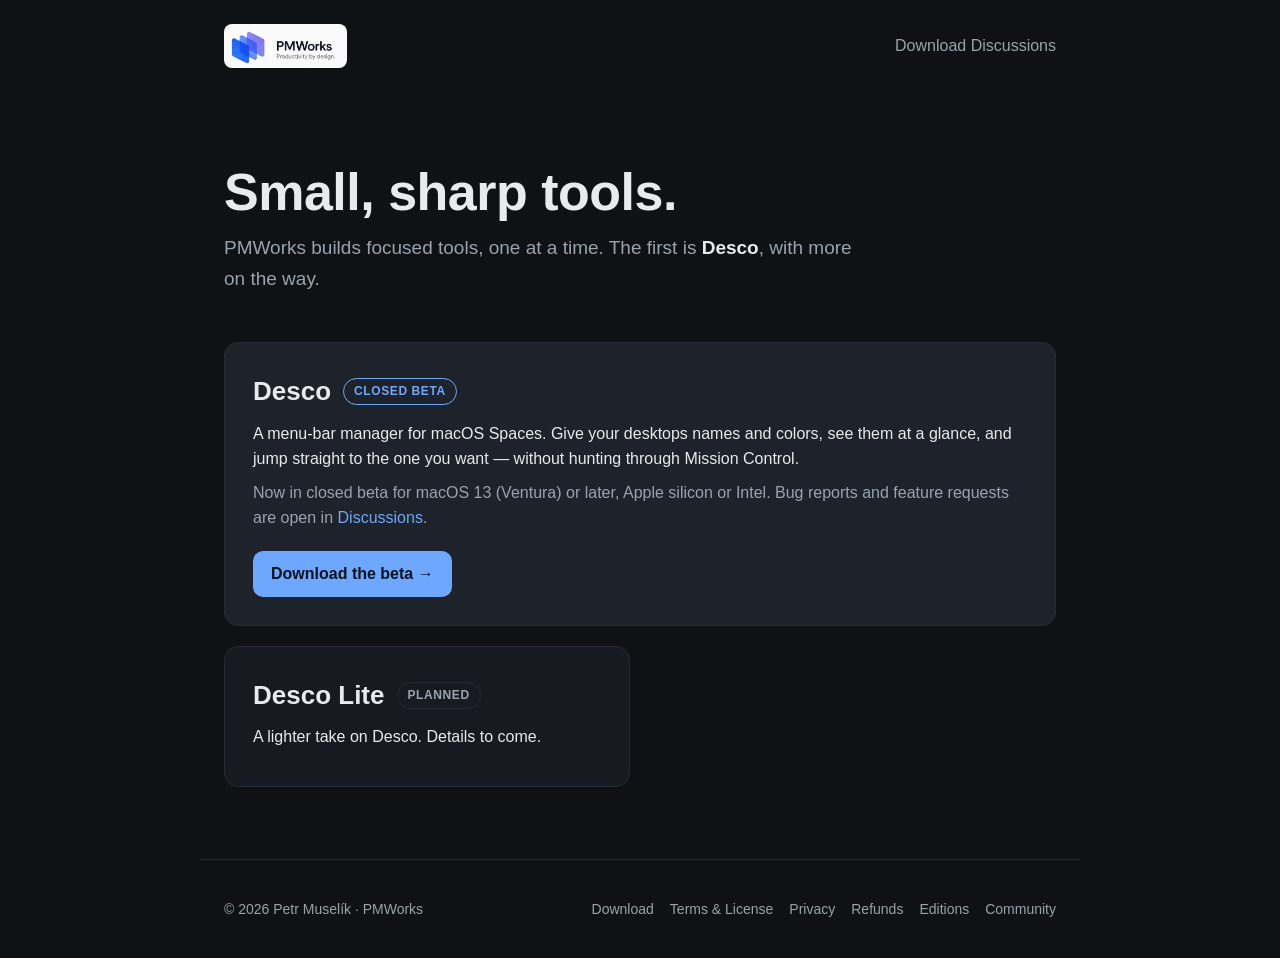
<file: index.html>
<!DOCTYPE html>
<html lang="en">
<head>
  <meta charset="utf-8" />
  <meta name="viewport" content="width=device-width, initial-scale=1" />
  <title>PMWorks — software by Petr Muselík</title>
  <meta name="description" content="PMWorks builds small, focused tools. The first is Desco, a menu-bar manager for macOS Spaces — name, color, and jump between your desktops." />
  <link rel="stylesheet" href="style.css" />
</head>
<body>
  <header class="site">
    <a class="brand" href="index.html"><img src="images/pmworks-logo.jpg" alt="PMWorks — Productivity by design" /></a>
    <nav>
      <a href="download.html">Download</a>
      <a href="https://github.com/petrmuselik/pmworks/discussions">Discussions</a>
    </nav>
  </header>

  <main>
    <section class="hero">
      <h1>Small, sharp tools.</h1>
      <p class="lede">PMWorks builds focused tools, one at a time. The first is <strong>Desco</strong>, with more on the way.</p>
    </section>

    <section class="products">
      <article class="card featured">
        <div class="card-head">
          <h2>Desco</h2>
          <span class="badge">Closed beta</span>
        </div>
        <p>A menu-bar manager for macOS Spaces. Give your desktops names and colors, see them at a glance, and jump straight to the one you want — without hunting through Mission Control.</p>
        <p class="muted">Now in closed beta for macOS 13 (Ventura) or later, Apple silicon or Intel. Bug reports and feature requests are open in <a href="https://github.com/petrmuselik/pmworks/discussions">Discussions</a>.</p>
        <a class="btn" href="download.html">Download the beta →</a>
      </article>

      <article class="card soon">
        <div class="card-head">
          <h2>Desco Lite</h2>
          <span class="badge muted-badge">Planned</span>
        </div>
        <p>A lighter take on Desco. Details to come.</p>
      </article>
    </section>
  </main>

  <footer class="site">
    <p>© 2026 Petr Muselík · PMWorks</p>
    <nav>
      <a href="download.html">Download</a>
      <a href="terms.html">Terms &amp; License</a>
      <a href="privacy.html">Privacy</a>
      <a href="refunds.html">Refunds</a>
      <a href="editions.html">Editions</a>
      <a href="https://github.com/petrmuselik/pmworks/discussions">Community</a>
    </nav>
  </footer>
</body>
</html>
</file>
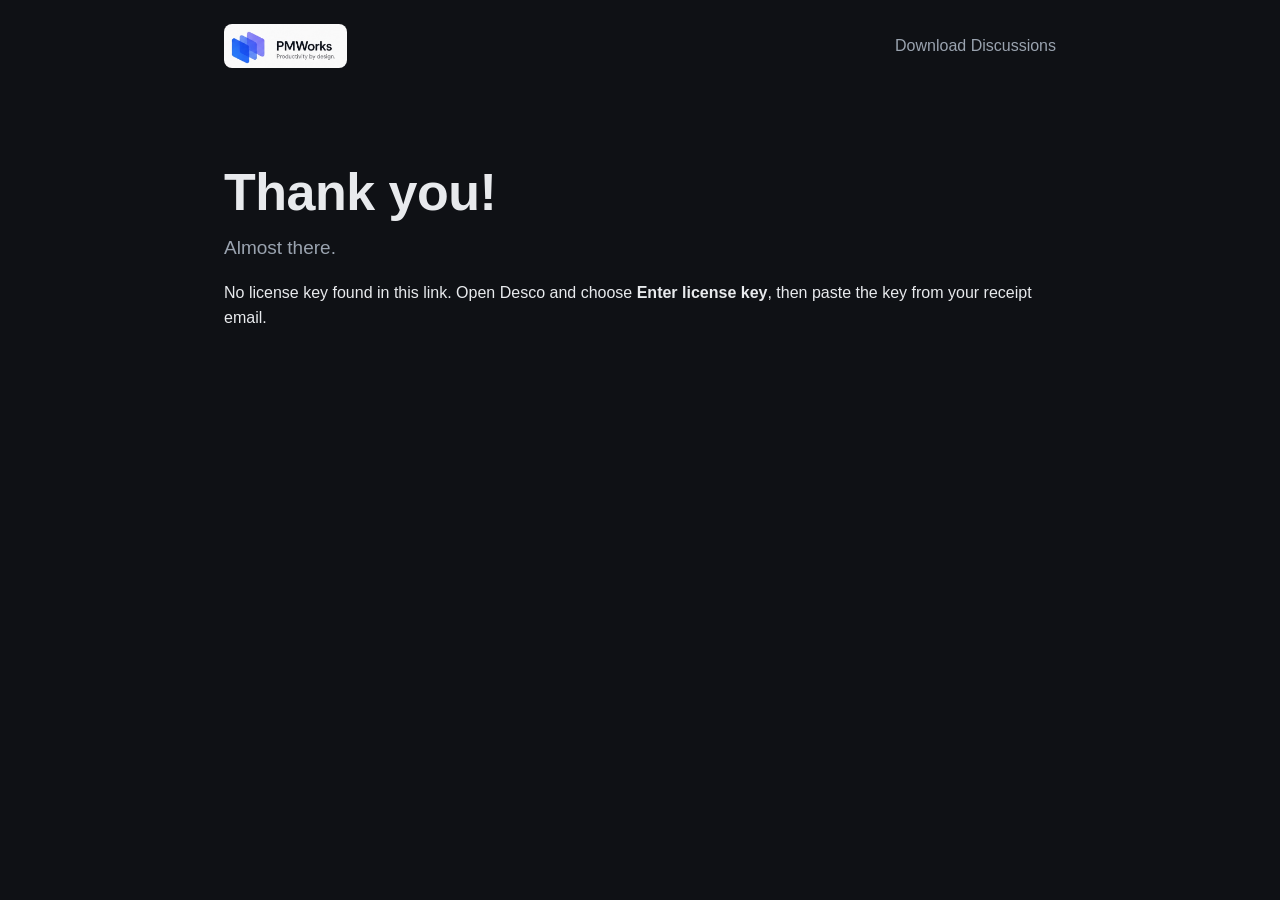
<file: activate/index.html>
<!DOCTYPE html>
<html lang="en">
<head>
  <meta charset="utf-8" />
  <meta name="viewport" content="width=device-width, initial-scale=1" />
  <title>Activate Desco — PMWorks</title>
  <meta name="robots" content="noindex" />
  <link rel="stylesheet" href="../style.css" />
</head>
<body>
  <header class="site">
    <a class="brand" href="../index.html"><img src="../images/pmworks-logo.jpg" alt="PMWorks — Productivity by design" /></a>
    <nav>
      <a href="../download.html">Download</a>
      <a href="https://github.com/petrmuselik/pmworks/discussions">Discussions</a>
    </nav>
  </header>

  <main>
    <section class="hero">
      <h1>Thank you!</h1>
      <p class="lede" id="msg">Opening Desco to activate your license…</p>
      <p id="actions" hidden><a id="open" href="#">Open Desco</a></p>
      <div id="keybox" hidden>
        <p>Your license key (also in your receipt email):</p>
        <p><code id="key"></code> <button id="copy" type="button">Copy</button></p>
        <p class="muted">If Desco doesn’t open, open it, choose <strong>Enter license key</strong>,
        and paste this key.</p>
      </div>
      <p id="nokey" hidden>No license key found in this link. Open Desco and choose
      <strong>Enter license key</strong>, then paste the key from your receipt email.</p>
    </section>
  </main>

  <script>
    // Runs entirely in your browser: reads the key Dodo Payments added to this page's
    // address and hands it to the Desco app via its desco:// link. This script sends
    // nothing anywhere and stores nothing (the page request itself reaches GitHub Pages).
    (function () {
      var raw = new URLSearchParams(window.location.search).get("license_key") || "";
      var key = raw.split(/[\s,]+/).filter(Boolean)[0] || "";
      if (!key) {
        document.getElementById("msg").textContent = "Almost there.";
        document.getElementById("nokey").hidden = false;
        return;
      }
      var link = "desco://activate?key=" + encodeURIComponent(key);
      var open = document.getElementById("open");
      open.href = link;
      document.getElementById("key").textContent = key;
      document.getElementById("actions").hidden = false;
      document.getElementById("keybox").hidden = false;
      document.getElementById("copy").addEventListener("click", function () {
        if (navigator.clipboard) navigator.clipboard.writeText(key);
      });
      window.location.href = link;
    })();
  </script>
</body>
</html>
</file>
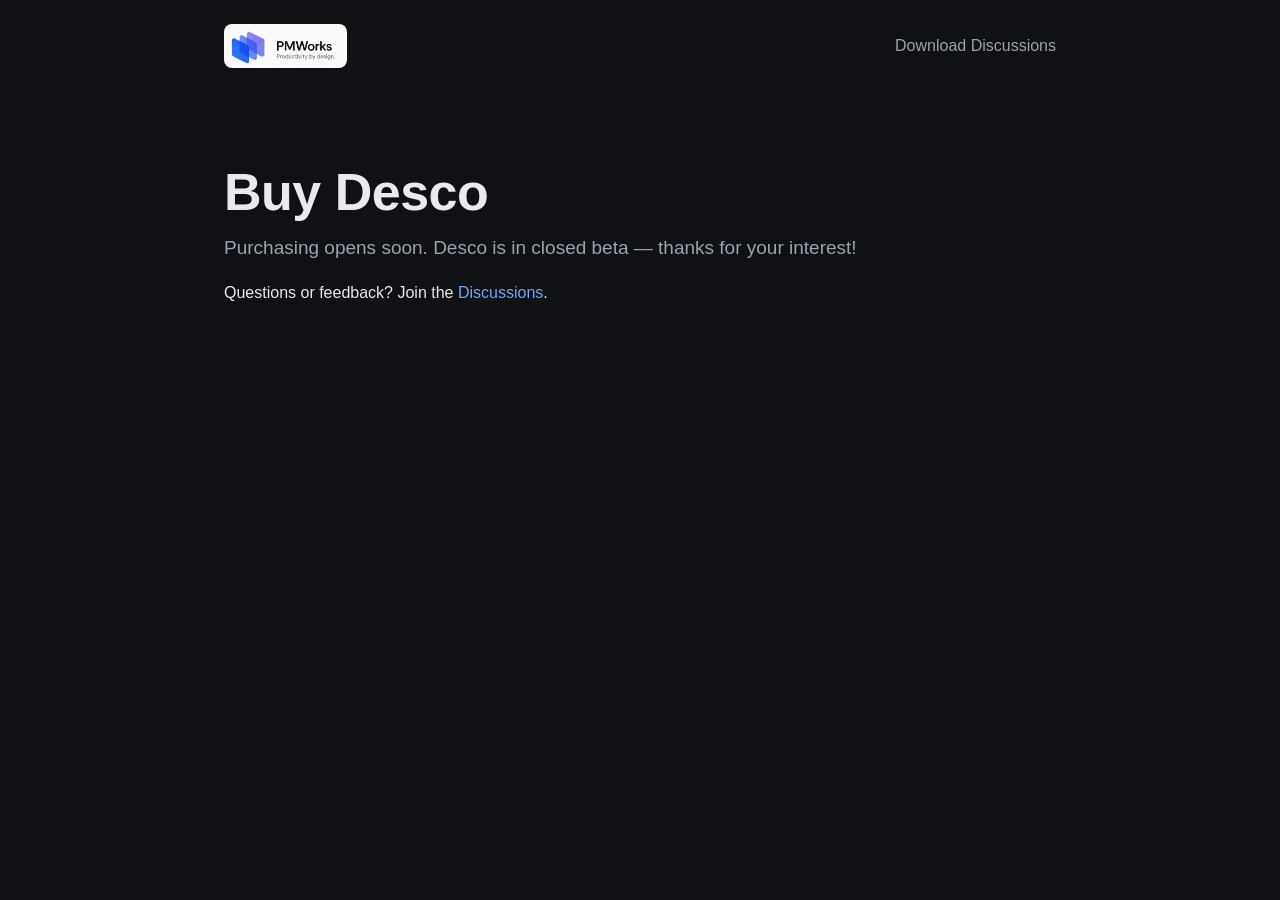
<file: buy/index.html>
<!DOCTYPE html>
<html lang="en">
<head>
  <meta charset="utf-8" />
  <meta name="viewport" content="width=device-width, initial-scale=1" />
  <title>Buy Desco — PMWorks</title>
  <meta name="robots" content="noindex" />
  <link rel="stylesheet" href="../style.css" />
  <script>
    // Stable checkout entry point. The app's "Buy" button opens this page
    // (Desco Constants.Purchase.checkoutURL), so the checkout links can change —
    // test → live, new product — without shipping a new app build.
    // The default (no ?tier=) is the Single license. Each value is the Dodo Payments
    // checkout link for that tier (quantity locked to 1, redirect_url = ../activate/).
    // Empty = not on sale yet (the page below says so).
    var CHECKOUT_URLS = {
      single: "",
      personal: "",
      family: "",
      company: ""
    };
    // Dodo TEST-mode links, used only when the address has ?test=1 (Debug builds of the
    // app open this page that way, so the whole Buy flow can be tried without real money).
    var TEST_CHECKOUT_URLS = {
      single: "https://dodo.pe/desco-single-e2e"
    };
    var params = new URLSearchParams(window.location.search);
    var tier = params.get("tier") || "single";
    var url = params.get("test") === "1" ? TEST_CHECKOUT_URLS[tier] : CHECKOUT_URLS[tier];
    if (url) {
      window.location.replace(url);
    }
  </script>
</head>
<body>
  <header class="site">
    <a class="brand" href="../index.html"><img src="../images/pmworks-logo.jpg" alt="PMWorks — Productivity by design" /></a>
    <nav>
      <a href="../download.html">Download</a>
      <a href="https://github.com/petrmuselik/pmworks/discussions">Discussions</a>
    </nav>
  </header>

  <main>
    <section class="hero">
      <h1>Buy Desco</h1>
      <p class="lede">Purchasing opens soon. Desco is in closed beta — thanks for your interest!</p>
      <p>Questions or feedback? Join the <a href="https://github.com/petrmuselik/pmworks/discussions">Discussions</a>.</p>
    </section>
  </main>
</body>
</html>
</file>
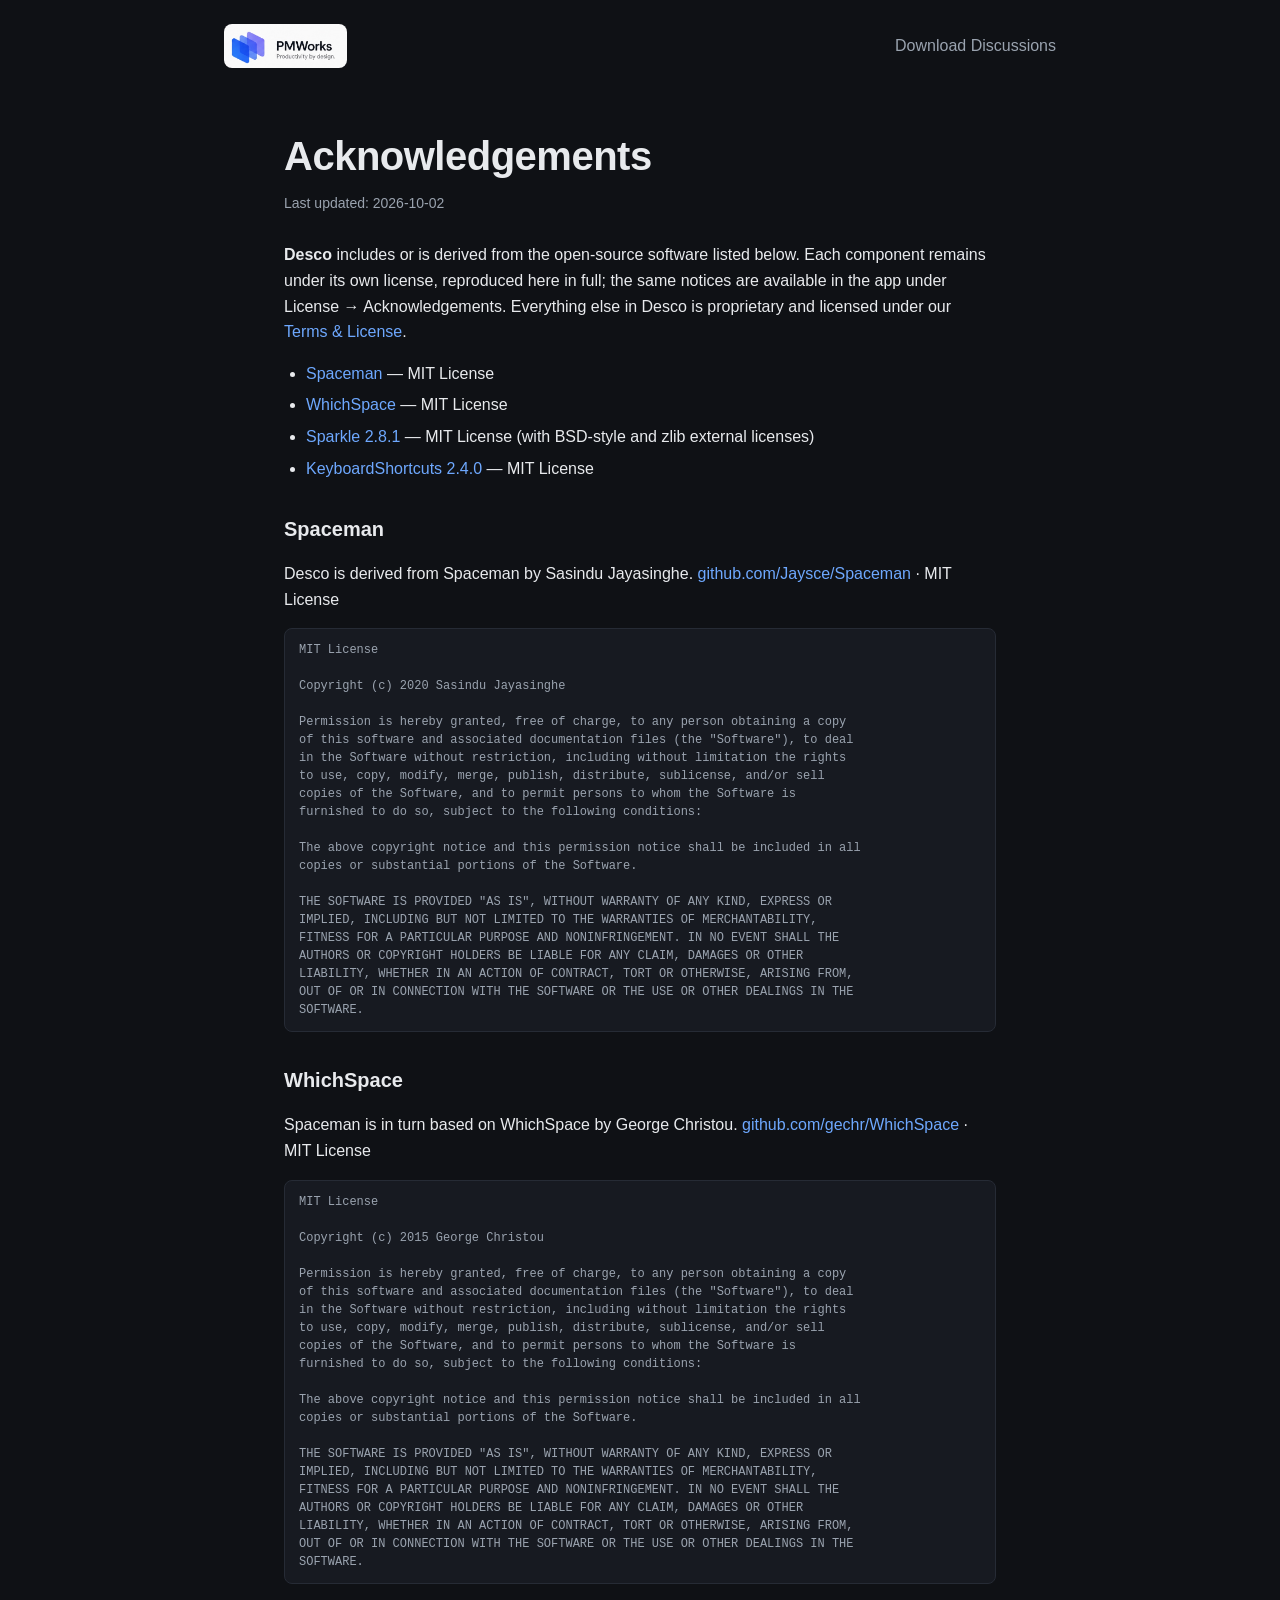
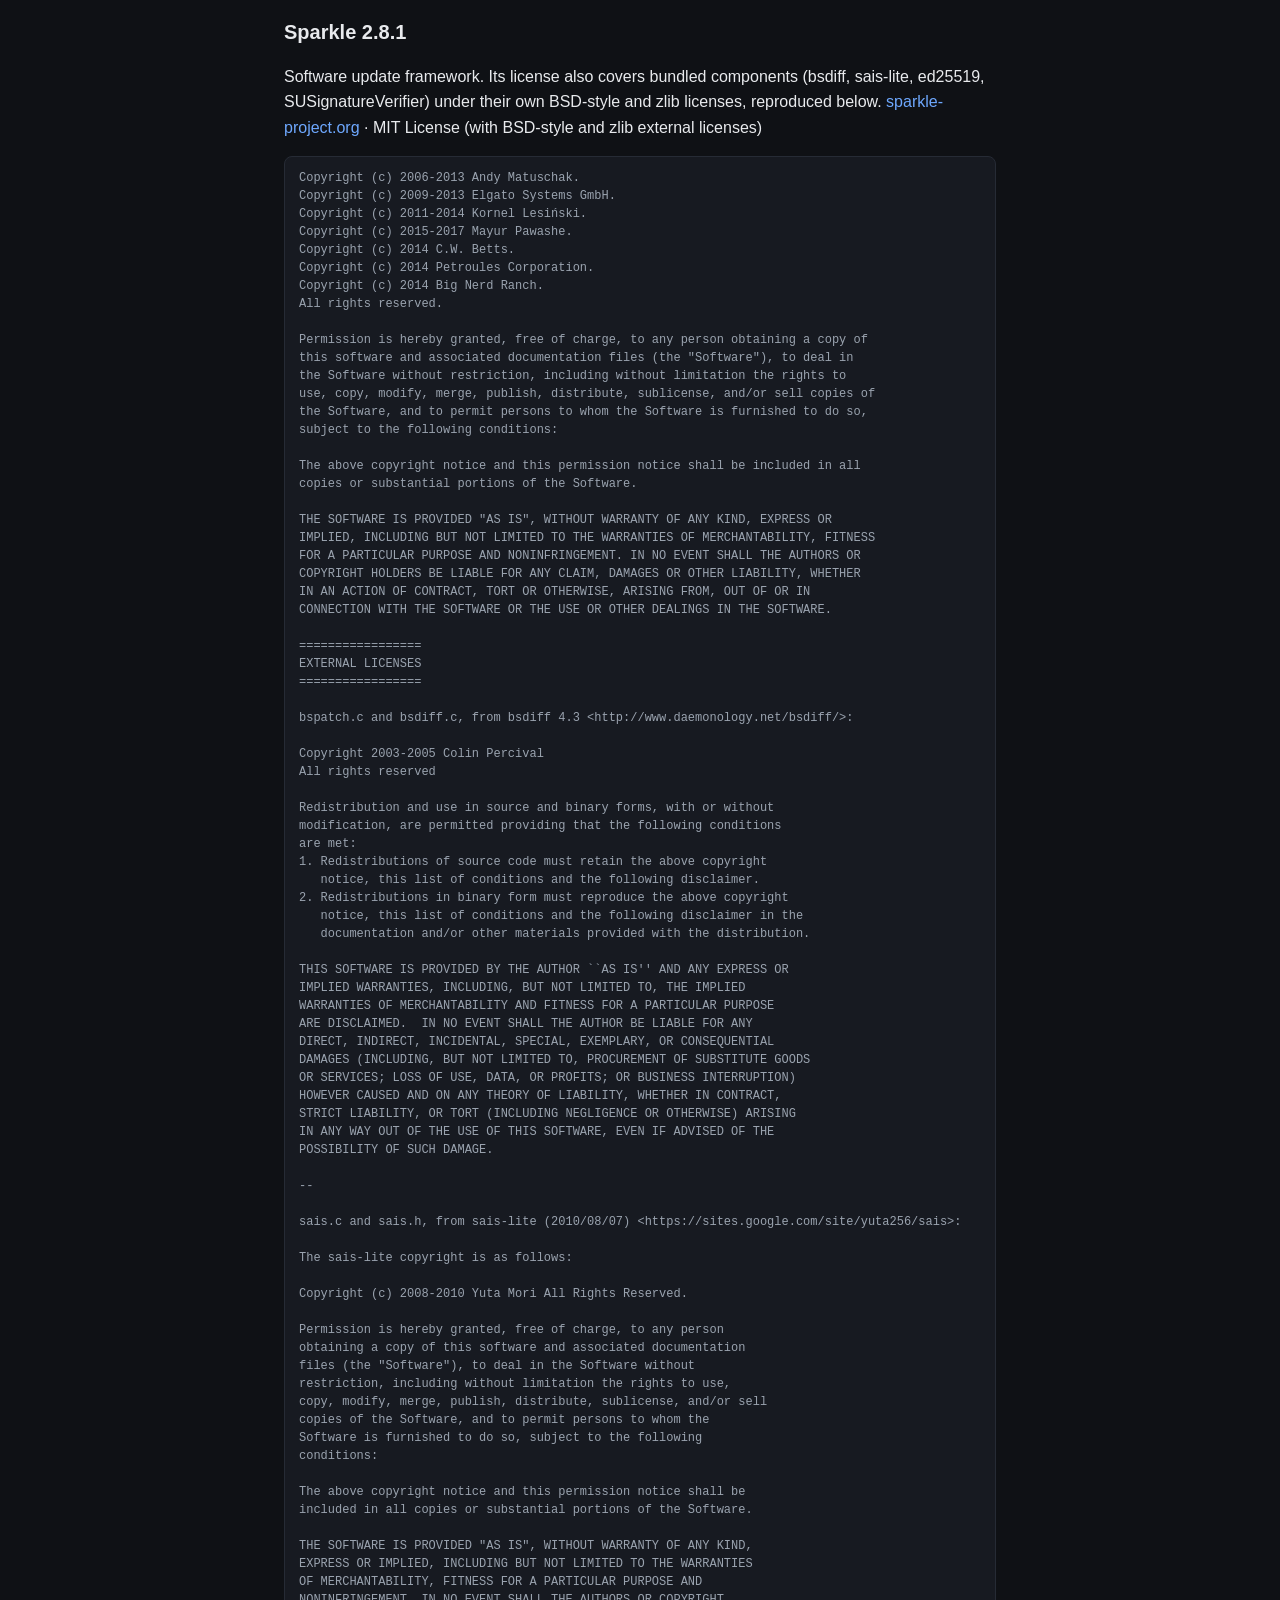
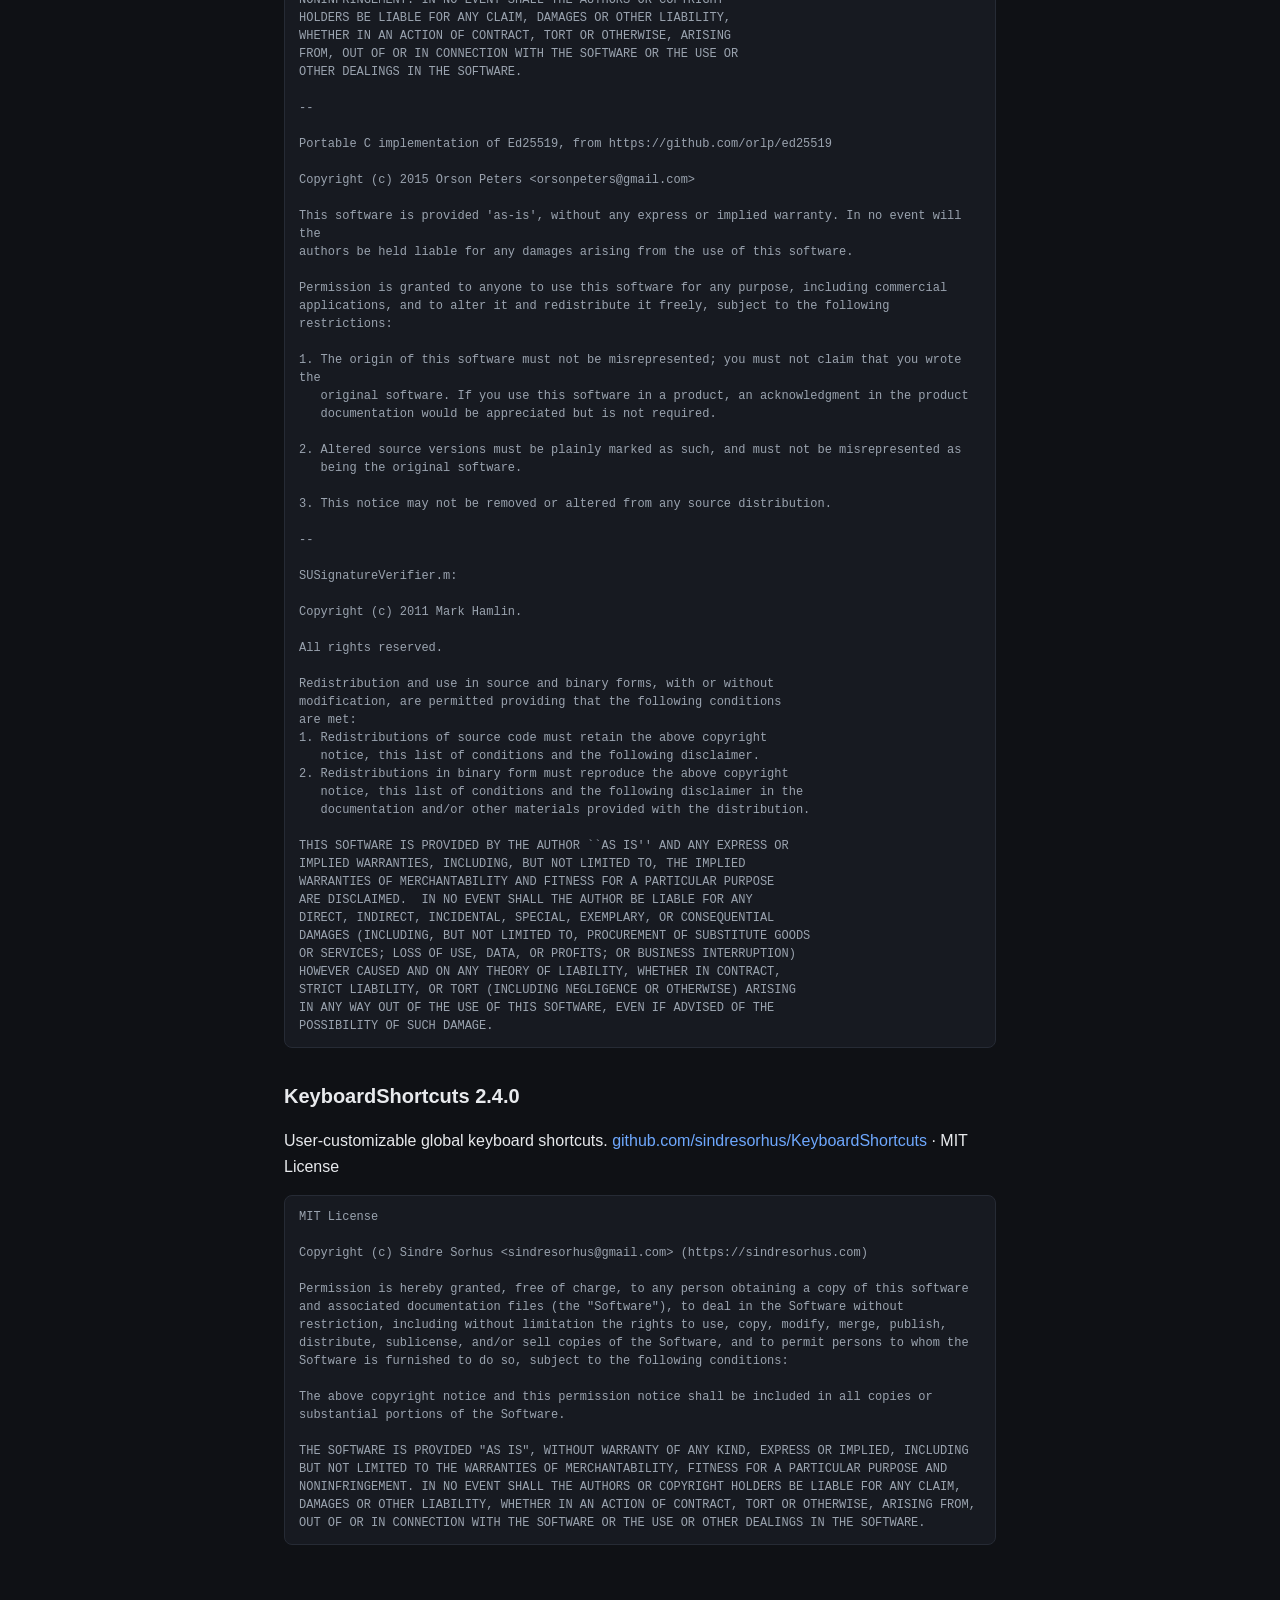
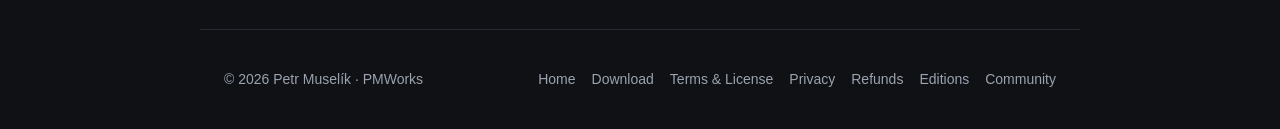
<file: acknowledgements.html>
<!DOCTYPE html>
<html lang="en">
<head>
  <meta charset="utf-8" />
  <meta name="viewport" content="width=device-width, initial-scale=1" />
  <title>Acknowledgements — PMWorks</title>
  <meta name="description" content="Open-source components included in Desco, with their full license texts." />
  <link rel="stylesheet" href="style.css" />
</head>
<body>
  <header class="site">
    <a class="brand" href="index.html"><img src="images/pmworks-logo.jpg" alt="PMWorks — Productivity by design" /></a>
    <nav>
      <a href="download.html">Download</a>
      <a href="https://github.com/petrmuselik/pmworks/discussions">Discussions</a>
    </nav>
  </header>

  <main class="legal">
    <h1>Acknowledgements</h1>
    <p class="updated">Last updated: 2026-10-02</p>

    <p><strong>Desco</strong> includes or is derived from the open-source software
    listed below. Each component remains under its own license, reproduced here in
    full; the same notices are available in the app under License → Acknowledgements.
    Everything else in Desco is proprietary and licensed under our
    <a href="terms.html">Terms &amp; License</a>.</p>

    <ul>
      <li><a href="#spaceman">Spaceman</a> — MIT License</li>
      <li><a href="#whichspace">WhichSpace</a> — MIT License</li>
      <li><a href="#sparkle">Sparkle 2.8.1</a> — MIT License (with BSD-style and zlib external licenses)</li>
      <li><a href="#keyboardshortcuts">KeyboardShortcuts 2.4.0</a> — MIT License</li>
    </ul>

    <h2 id="spaceman">Spaceman</h2>
    <p>Desco is derived from Spaceman by Sasindu Jayasinghe. <a href="https://github.com/Jaysce/Spaceman">github.com/Jaysce/Spaceman</a> · MIT License</p>
    <pre class="license">MIT License

Copyright (c) 2020 Sasindu Jayasinghe

Permission is hereby granted, free of charge, to any person obtaining a copy
of this software and associated documentation files (the &quot;Software&quot;), to deal
in the Software without restriction, including without limitation the rights
to use, copy, modify, merge, publish, distribute, sublicense, and/or sell
copies of the Software, and to permit persons to whom the Software is
furnished to do so, subject to the following conditions:

The above copyright notice and this permission notice shall be included in all
copies or substantial portions of the Software.

THE SOFTWARE IS PROVIDED &quot;AS IS&quot;, WITHOUT WARRANTY OF ANY KIND, EXPRESS OR
IMPLIED, INCLUDING BUT NOT LIMITED TO THE WARRANTIES OF MERCHANTABILITY,
FITNESS FOR A PARTICULAR PURPOSE AND NONINFRINGEMENT. IN NO EVENT SHALL THE
AUTHORS OR COPYRIGHT HOLDERS BE LIABLE FOR ANY CLAIM, DAMAGES OR OTHER
LIABILITY, WHETHER IN AN ACTION OF CONTRACT, TORT OR OTHERWISE, ARISING FROM,
OUT OF OR IN CONNECTION WITH THE SOFTWARE OR THE USE OR OTHER DEALINGS IN THE
SOFTWARE.</pre>

    <h2 id="whichspace">WhichSpace</h2>
    <p>Spaceman is in turn based on WhichSpace by George Christou. <a href="https://github.com/gechr/WhichSpace">github.com/gechr/WhichSpace</a> · MIT License</p>
    <pre class="license">MIT License

Copyright (c) 2015 George Christou

Permission is hereby granted, free of charge, to any person obtaining a copy
of this software and associated documentation files (the &quot;Software&quot;), to deal
in the Software without restriction, including without limitation the rights
to use, copy, modify, merge, publish, distribute, sublicense, and/or sell
copies of the Software, and to permit persons to whom the Software is
furnished to do so, subject to the following conditions:

The above copyright notice and this permission notice shall be included in all
copies or substantial portions of the Software.

THE SOFTWARE IS PROVIDED &quot;AS IS&quot;, WITHOUT WARRANTY OF ANY KIND, EXPRESS OR
IMPLIED, INCLUDING BUT NOT LIMITED TO THE WARRANTIES OF MERCHANTABILITY,
FITNESS FOR A PARTICULAR PURPOSE AND NONINFRINGEMENT. IN NO EVENT SHALL THE
AUTHORS OR COPYRIGHT HOLDERS BE LIABLE FOR ANY CLAIM, DAMAGES OR OTHER
LIABILITY, WHETHER IN AN ACTION OF CONTRACT, TORT OR OTHERWISE, ARISING FROM,
OUT OF OR IN CONNECTION WITH THE SOFTWARE OR THE USE OR OTHER DEALINGS IN THE
SOFTWARE.</pre>

    <h2 id="sparkle">Sparkle 2.8.1</h2>
    <p>Software update framework. Its license also covers bundled components (bsdiff, sais-lite, ed25519, SUSignatureVerifier) under their own BSD-style and zlib licenses, reproduced below. <a href="https://sparkle-project.org">sparkle-project.org</a> · MIT License (with BSD-style and zlib external licenses)</p>
    <pre class="license">Copyright (c) 2006-2013 Andy Matuschak.
Copyright (c) 2009-2013 Elgato Systems GmbH.
Copyright (c) 2011-2014 Kornel Lesiński.
Copyright (c) 2015-2017 Mayur Pawashe.
Copyright (c) 2014 C.W. Betts.
Copyright (c) 2014 Petroules Corporation.
Copyright (c) 2014 Big Nerd Ranch.
All rights reserved.

Permission is hereby granted, free of charge, to any person obtaining a copy of
this software and associated documentation files (the &quot;Software&quot;), to deal in
the Software without restriction, including without limitation the rights to
use, copy, modify, merge, publish, distribute, sublicense, and/or sell copies of
the Software, and to permit persons to whom the Software is furnished to do so,
subject to the following conditions:

The above copyright notice and this permission notice shall be included in all
copies or substantial portions of the Software.

THE SOFTWARE IS PROVIDED &quot;AS IS&quot;, WITHOUT WARRANTY OF ANY KIND, EXPRESS OR
IMPLIED, INCLUDING BUT NOT LIMITED TO THE WARRANTIES OF MERCHANTABILITY, FITNESS
FOR A PARTICULAR PURPOSE AND NONINFRINGEMENT. IN NO EVENT SHALL THE AUTHORS OR
COPYRIGHT HOLDERS BE LIABLE FOR ANY CLAIM, DAMAGES OR OTHER LIABILITY, WHETHER
IN AN ACTION OF CONTRACT, TORT OR OTHERWISE, ARISING FROM, OUT OF OR IN
CONNECTION WITH THE SOFTWARE OR THE USE OR OTHER DEALINGS IN THE SOFTWARE.

=================
EXTERNAL LICENSES
=================

bspatch.c and bsdiff.c, from bsdiff 4.3 &lt;http://www.daemonology.net/bsdiff/&gt;:

Copyright 2003-2005 Colin Percival
All rights reserved

Redistribution and use in source and binary forms, with or without
modification, are permitted providing that the following conditions 
are met:
1. Redistributions of source code must retain the above copyright
   notice, this list of conditions and the following disclaimer.
2. Redistributions in binary form must reproduce the above copyright
   notice, this list of conditions and the following disclaimer in the
   documentation and/or other materials provided with the distribution.

THIS SOFTWARE IS PROVIDED BY THE AUTHOR ``AS IS&#x27;&#x27; AND ANY EXPRESS OR
IMPLIED WARRANTIES, INCLUDING, BUT NOT LIMITED TO, THE IMPLIED
WARRANTIES OF MERCHANTABILITY AND FITNESS FOR A PARTICULAR PURPOSE
ARE DISCLAIMED.  IN NO EVENT SHALL THE AUTHOR BE LIABLE FOR ANY
DIRECT, INDIRECT, INCIDENTAL, SPECIAL, EXEMPLARY, OR CONSEQUENTIAL
DAMAGES (INCLUDING, BUT NOT LIMITED TO, PROCUREMENT OF SUBSTITUTE GOODS
OR SERVICES; LOSS OF USE, DATA, OR PROFITS; OR BUSINESS INTERRUPTION)
HOWEVER CAUSED AND ON ANY THEORY OF LIABILITY, WHETHER IN CONTRACT,
STRICT LIABILITY, OR TORT (INCLUDING NEGLIGENCE OR OTHERWISE) ARISING
IN ANY WAY OUT OF THE USE OF THIS SOFTWARE, EVEN IF ADVISED OF THE
POSSIBILITY OF SUCH DAMAGE.

--

sais.c and sais.h, from sais-lite (2010/08/07) &lt;https://sites.google.com/site/yuta256/sais&gt;:

The sais-lite copyright is as follows:

Copyright (c) 2008-2010 Yuta Mori All Rights Reserved.

Permission is hereby granted, free of charge, to any person
obtaining a copy of this software and associated documentation
files (the &quot;Software&quot;), to deal in the Software without
restriction, including without limitation the rights to use,
copy, modify, merge, publish, distribute, sublicense, and/or sell
copies of the Software, and to permit persons to whom the
Software is furnished to do so, subject to the following
conditions:

The above copyright notice and this permission notice shall be
included in all copies or substantial portions of the Software.

THE SOFTWARE IS PROVIDED &quot;AS IS&quot;, WITHOUT WARRANTY OF ANY KIND,
EXPRESS OR IMPLIED, INCLUDING BUT NOT LIMITED TO THE WARRANTIES
OF MERCHANTABILITY, FITNESS FOR A PARTICULAR PURPOSE AND
NONINFRINGEMENT. IN NO EVENT SHALL THE AUTHORS OR COPYRIGHT
HOLDERS BE LIABLE FOR ANY CLAIM, DAMAGES OR OTHER LIABILITY,
WHETHER IN AN ACTION OF CONTRACT, TORT OR OTHERWISE, ARISING
FROM, OUT OF OR IN CONNECTION WITH THE SOFTWARE OR THE USE OR
OTHER DEALINGS IN THE SOFTWARE.

--

Portable C implementation of Ed25519, from https://github.com/orlp/ed25519

Copyright (c) 2015 Orson Peters &lt;orsonpeters@gmail.com&gt;

This software is provided &#x27;as-is&#x27;, without any express or implied warranty. In no event will the
authors be held liable for any damages arising from the use of this software.

Permission is granted to anyone to use this software for any purpose, including commercial
applications, and to alter it and redistribute it freely, subject to the following restrictions:

1. The origin of this software must not be misrepresented; you must not claim that you wrote the
   original software. If you use this software in a product, an acknowledgment in the product
   documentation would be appreciated but is not required.

2. Altered source versions must be plainly marked as such, and must not be misrepresented as
   being the original software.

3. This notice may not be removed or altered from any source distribution.

--

SUSignatureVerifier.m:

Copyright (c) 2011 Mark Hamlin.

All rights reserved.

Redistribution and use in source and binary forms, with or without
modification, are permitted providing that the following conditions
are met:
1. Redistributions of source code must retain the above copyright
   notice, this list of conditions and the following disclaimer.
2. Redistributions in binary form must reproduce the above copyright
   notice, this list of conditions and the following disclaimer in the
   documentation and/or other materials provided with the distribution.

THIS SOFTWARE IS PROVIDED BY THE AUTHOR ``AS IS&#x27;&#x27; AND ANY EXPRESS OR
IMPLIED WARRANTIES, INCLUDING, BUT NOT LIMITED TO, THE IMPLIED
WARRANTIES OF MERCHANTABILITY AND FITNESS FOR A PARTICULAR PURPOSE
ARE DISCLAIMED.  IN NO EVENT SHALL THE AUTHOR BE LIABLE FOR ANY
DIRECT, INDIRECT, INCIDENTAL, SPECIAL, EXEMPLARY, OR CONSEQUENTIAL
DAMAGES (INCLUDING, BUT NOT LIMITED TO, PROCUREMENT OF SUBSTITUTE GOODS
OR SERVICES; LOSS OF USE, DATA, OR PROFITS; OR BUSINESS INTERRUPTION)
HOWEVER CAUSED AND ON ANY THEORY OF LIABILITY, WHETHER IN CONTRACT,
STRICT LIABILITY, OR TORT (INCLUDING NEGLIGENCE OR OTHERWISE) ARISING
IN ANY WAY OUT OF THE USE OF THIS SOFTWARE, EVEN IF ADVISED OF THE
POSSIBILITY OF SUCH DAMAGE.</pre>

    <h2 id="keyboardshortcuts">KeyboardShortcuts 2.4.0</h2>
    <p>User-customizable global keyboard shortcuts. <a href="https://github.com/sindresorhus/KeyboardShortcuts">github.com/sindresorhus/KeyboardShortcuts</a> · MIT License</p>
    <pre class="license">MIT License

Copyright (c) Sindre Sorhus &lt;sindresorhus@gmail.com&gt; (https://sindresorhus.com)

Permission is hereby granted, free of charge, to any person obtaining a copy of this software and associated documentation files (the &quot;Software&quot;), to deal in the Software without restriction, including without limitation the rights to use, copy, modify, merge, publish, distribute, sublicense, and/or sell copies of the Software, and to permit persons to whom the Software is furnished to do so, subject to the following conditions:

The above copyright notice and this permission notice shall be included in all copies or substantial portions of the Software.

THE SOFTWARE IS PROVIDED &quot;AS IS&quot;, WITHOUT WARRANTY OF ANY KIND, EXPRESS OR IMPLIED, INCLUDING BUT NOT LIMITED TO THE WARRANTIES OF MERCHANTABILITY, FITNESS FOR A PARTICULAR PURPOSE AND NONINFRINGEMENT. IN NO EVENT SHALL THE AUTHORS OR COPYRIGHT HOLDERS BE LIABLE FOR ANY CLAIM, DAMAGES OR OTHER LIABILITY, WHETHER IN AN ACTION OF CONTRACT, TORT OR OTHERWISE, ARISING FROM, OUT OF OR IN CONNECTION WITH THE SOFTWARE OR THE USE OR OTHER DEALINGS IN THE SOFTWARE.</pre>
  </main>

  <footer class="site">
    <p>© 2026 Petr Muselík · PMWorks</p>
    <nav>
      <a href="index.html">Home</a>
      <a href="download.html">Download</a>
      <a href="terms.html">Terms &amp; License</a>
      <a href="privacy.html">Privacy</a>
      <a href="refunds.html">Refunds</a>
      <a href="editions.html">Editions</a>
      <a href="https://github.com/petrmuselik/pmworks/discussions">Community</a>
    </nav>
  </footer>
</body>
</html>
</file>
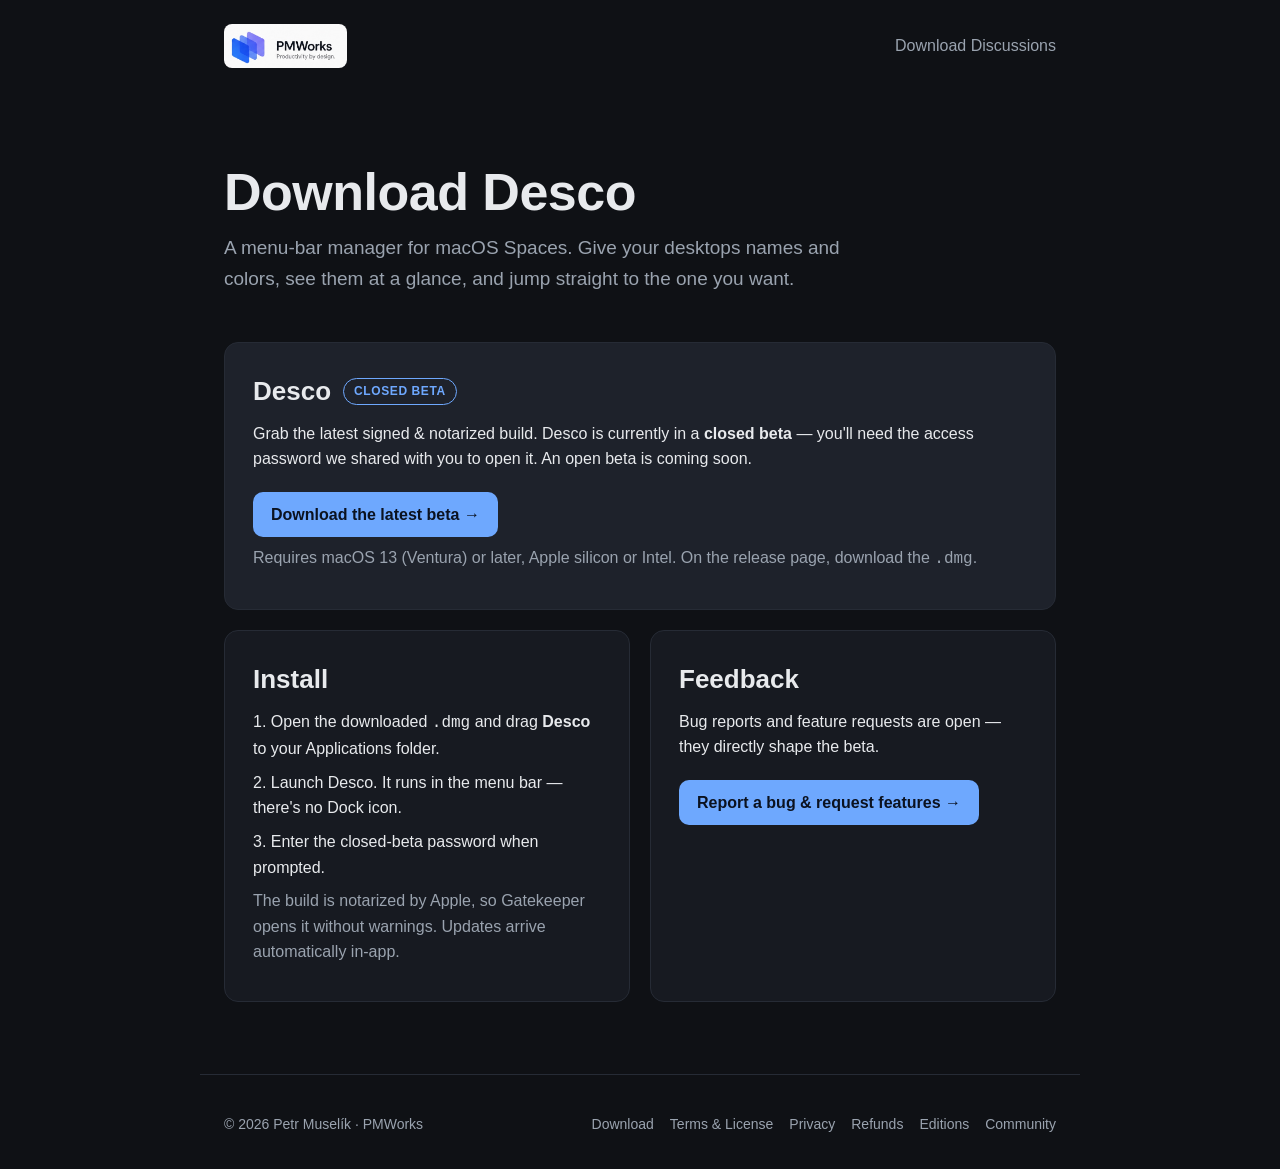
<file: download.html>
<!DOCTYPE html>
<html lang="en">
<head>
  <meta charset="utf-8" />
  <meta name="viewport" content="width=device-width, initial-scale=1" />
  <title>Download Desco (beta) — PMWorks</title>
  <meta name="description" content="Download the Desco closed beta — a menu-bar manager for macOS Spaces. Name, color, and jump between your desktops." />
  <link rel="stylesheet" href="style.css" />
</head>
<body>
  <header class="site">
    <a class="brand" href="index.html"><img src="images/pmworks-logo.jpg" alt="PMWorks — Productivity by design" /></a>
    <nav>
      <a href="download.html">Download</a>
      <a href="https://github.com/petrmuselik/pmworks/discussions">Discussions</a>
    </nav>
  </header>

  <main>
    <section class="hero">
      <h1>Download Desco</h1>
      <p class="lede">A menu-bar manager for macOS Spaces. Give your desktops names and colors, see them at a glance, and jump straight to the one you want.</p>
    </section>

    <section class="products">
      <article class="card featured">
        <div class="card-head">
          <h2>Desco</h2>
          <span class="badge">Closed beta</span>
        </div>
        <p>Grab the latest signed &amp; notarized build. Desco is currently in a <strong>closed beta</strong> — you'll need the access password we shared with you to open it. An open beta is coming soon.</p>
        <a class="btn" href="https://github.com/petrmuselik/pmworks/releases/latest">Download the latest beta →</a>
        <p class="muted">Requires macOS 13 (Ventura) or later, Apple silicon or Intel. On the release page, download the <code>.dmg</code>.</p>
      </article>

      <article class="card">
        <div class="card-head">
          <h2>Install</h2>
        </div>
        <p>1. Open the downloaded <code>.dmg</code> and drag <strong>Desco</strong> to your Applications folder.</p>
        <p>2. Launch Desco. It runs in the menu bar — there's no Dock icon.</p>
        <p>3. Enter the closed-beta password when prompted.</p>
        <p class="muted">The build is notarized by Apple, so Gatekeeper opens it without warnings. Updates arrive automatically in-app.</p>
      </article>

      <article class="card">
        <div class="card-head">
          <h2>Feedback</h2>
        </div>
        <p>Bug reports and feature requests are open — they directly shape the beta.</p>
        <a class="btn" href="https://github.com/petrmuselik/pmworks/discussions">Report a bug &amp; request features →</a>
      </article>
    </section>
  </main>

  <footer class="site">
    <p>© 2026 Petr Muselík · PMWorks</p>
    <nav>
      <a href="download.html">Download</a>
      <a href="terms.html">Terms &amp; License</a>
      <a href="privacy.html">Privacy</a>
      <a href="refunds.html">Refunds</a>
      <a href="editions.html">Editions</a>
      <a href="https://github.com/petrmuselik/pmworks/discussions">Community</a>
    </nav>
  </footer>
</body>
</html>
</file>
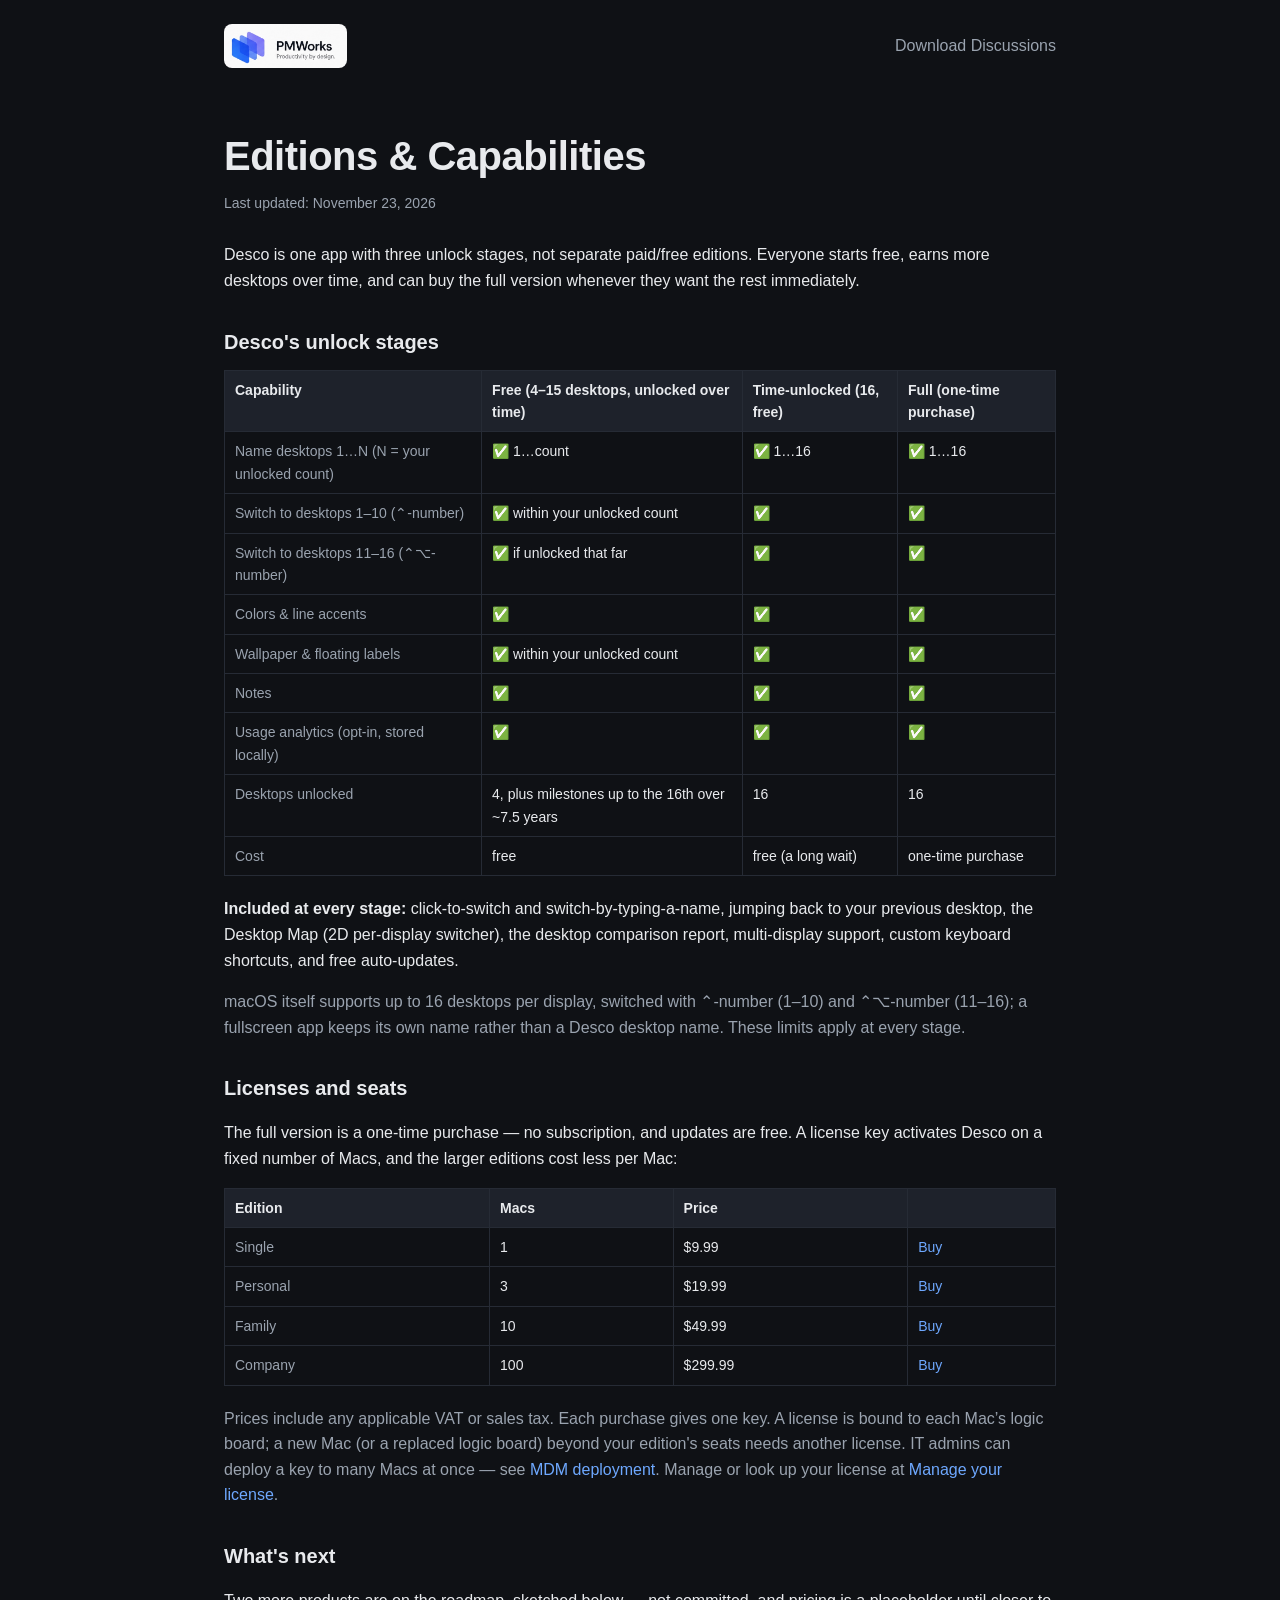
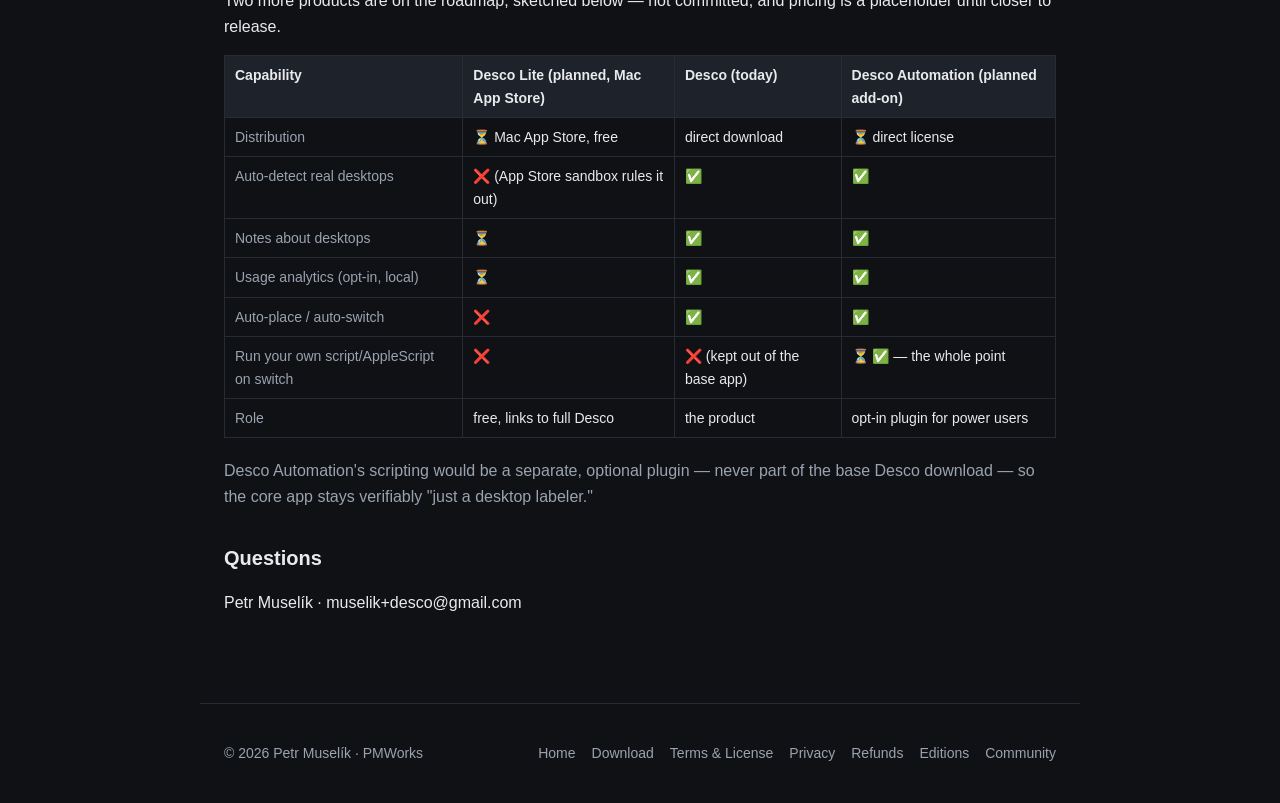
<file: editions.html>
<!DOCTYPE html>
<html lang="en">
<head>
  <meta charset="utf-8" />
  <meta name="viewport" content="width=device-width, initial-scale=1" />
  <title>Editions &amp; Capabilities — Desco</title>
  <meta name="description" content="What each Desco edition and unlock stage can do." />
  <link rel="stylesheet" href="style.css" />
</head>
<body>
  <header class="site">
    <a class="brand" href="index.html"><img src="images/pmworks-logo.jpg" alt="PMWorks — Productivity by design" /></a>
    <nav>
      <a href="download.html">Download</a>
      <a href="https://github.com/petrmuselik/pmworks/discussions">Discussions</a>
    </nav>
  </header>

  <main class="legal legal-wide">
    <h1>Editions &amp; Capabilities</h1>
    <p class="updated">Last updated: November 23, 2026</p>

    <p>Desco is one app with three unlock stages, not separate paid/free
    editions. Everyone starts free, earns more desktops over time, and can buy
    the full version whenever they want the rest immediately.</p>

    <h2>Desco's unlock stages</h2>
    <div class="table-scroll">
      <table>
        <thead>
          <tr>
            <th>Capability</th>
            <th>Free (4–15 desktops, unlocked over time)</th>
            <th>Time-unlocked (16, free)</th>
            <th>Full (one-time purchase)</th>
          </tr>
        </thead>
        <tbody>
          <tr><td>Name desktops 1…N (N = your unlocked count)</td><td>✅ 1…count</td><td>✅ 1…16</td><td>✅ 1…16</td></tr>
          <tr><td>Switch to desktops 1–10 (⌃-number)</td><td>✅ within your unlocked count</td><td>✅</td><td>✅</td></tr>
          <tr><td>Switch to desktops 11–16 (⌃⌥-number)</td><td>✅ if unlocked that far</td><td>✅</td><td>✅</td></tr>
          <tr><td>Colors &amp; line accents</td><td>✅</td><td>✅</td><td>✅</td></tr>
          <tr><td>Wallpaper &amp; floating labels</td><td>✅ within your unlocked count</td><td>✅</td><td>✅</td></tr>
          <tr><td>Notes</td><td>✅</td><td>✅</td><td>✅</td></tr>
          <tr><td>Usage analytics (opt-in, stored locally)</td><td>✅</td><td>✅</td><td>✅</td></tr>
          <tr><td>Desktops unlocked</td><td>4, plus milestones up to the 16th over ~7.5 years</td><td>16</td><td>16</td></tr>
          <tr><td>Cost</td><td>free</td><td>free (a long wait)</td><td>one-time purchase</td></tr>
        </tbody>
      </table>
    </div>

    <p><strong>Included at every stage:</strong> click-to-switch and
    switch-by-typing-a-name, jumping back to your previous desktop, the
    Desktop Map (2D per-display switcher), the desktop comparison report,
    multi-display support, custom keyboard shortcuts, and free auto-updates.</p>

    <p class="muted">macOS itself supports up to 16 desktops per display,
    switched with ⌃-number (1–10) and ⌃⌥-number (11–16); a fullscreen app
    keeps its own name rather than a Desco desktop name. These limits apply
    at every stage.</p>

    <h2>Licenses and seats</h2>
    <p>The full version is a one-time purchase — no subscription, and updates are free.
    A license key activates Desco on a fixed number of Macs, and the larger editions cost
    less per Mac:</p>
    <div class="table-scroll">
      <table>
        <thead><tr><th>Edition</th><th>Macs</th><th>Price</th><th></th></tr></thead>
        <tbody>
          <tr><td>Single</td><td>1</td><td>$9.99</td><td><a href="buy/?tier=single">Buy</a></td></tr>
          <tr><td>Personal</td><td>3</td><td>$19.99</td><td><a href="buy/?tier=personal">Buy</a></td></tr>
          <tr><td>Family</td><td>10</td><td>$49.99</td><td><a href="buy/?tier=family">Buy</a></td></tr>
          <tr><td>Company</td><td>100</td><td>$299.99</td><td><a href="buy/?tier=company">Buy</a></td></tr>
        </tbody>
      </table>
    </div>
    <p class="muted">Prices include any applicable VAT or sales tax. Each purchase gives one key.
    A license is bound to each Mac’s logic board; a new Mac (or a replaced logic board) beyond your edition's seats needs another license. IT admins can deploy a key to
    many Macs at once — see <a href="mdm.html">MDM deployment</a>. Manage or look up your
    license at <a href="manage.html">Manage your license</a>.</p>

    <h2>What's next</h2>
    <p>Two more products are on the roadmap, sketched below — not committed,
    and pricing is a placeholder until closer to release.</p>
    <div class="table-scroll">
      <table>
        <thead>
          <tr>
            <th>Capability</th>
            <th>Desco Lite (planned, Mac App Store)</th>
            <th>Desco (today)</th>
            <th>Desco Automation (planned add-on)</th>
          </tr>
        </thead>
        <tbody>
          <tr><td>Distribution</td><td>⏳ Mac App Store, free</td><td>direct download</td><td>⏳ direct license</td></tr>
          <tr><td>Auto-detect real desktops</td><td>❌ (App Store sandbox rules it out)</td><td>✅</td><td>✅</td></tr>
          <tr><td>Notes about desktops</td><td>⏳</td><td>✅</td><td>✅</td></tr>
          <tr><td>Usage analytics (opt-in, local)</td><td>⏳</td><td>✅</td><td>✅</td></tr>
          <tr><td>Auto-place / auto-switch</td><td>❌</td><td>✅</td><td>✅</td></tr>
          <tr><td>Run your own script/AppleScript on switch</td><td>❌</td><td>❌ (kept out of the base app)</td><td>⏳ ✅ — the whole point</td></tr>
          <tr><td>Role</td><td>free, links to full Desco</td><td>the product</td><td>opt-in plugin for power users</td></tr>
        </tbody>
      </table>
    </div>
    <p class="muted">Desco Automation's scripting would be a separate,
    optional plugin — never part of the base Desco download — so the core
    app stays verifiably "just a desktop labeler."</p>

    <h2>Questions</h2>
    <p>Petr Muselík · muselik+desco@gmail.com</p>
  </main>

  <footer class="site">
    <p>© 2026 Petr Muselík · PMWorks</p>
    <nav>
      <a href="index.html">Home</a>
      <a href="download.html">Download</a>
      <a href="terms.html">Terms &amp; License</a>
      <a href="privacy.html">Privacy</a>
      <a href="refunds.html">Refunds</a>
      <a href="editions.html">Editions</a>
      <a href="https://github.com/petrmuselik/pmworks/discussions">Community</a>
    </nav>
  </footer>
</body>
</html>
</file>
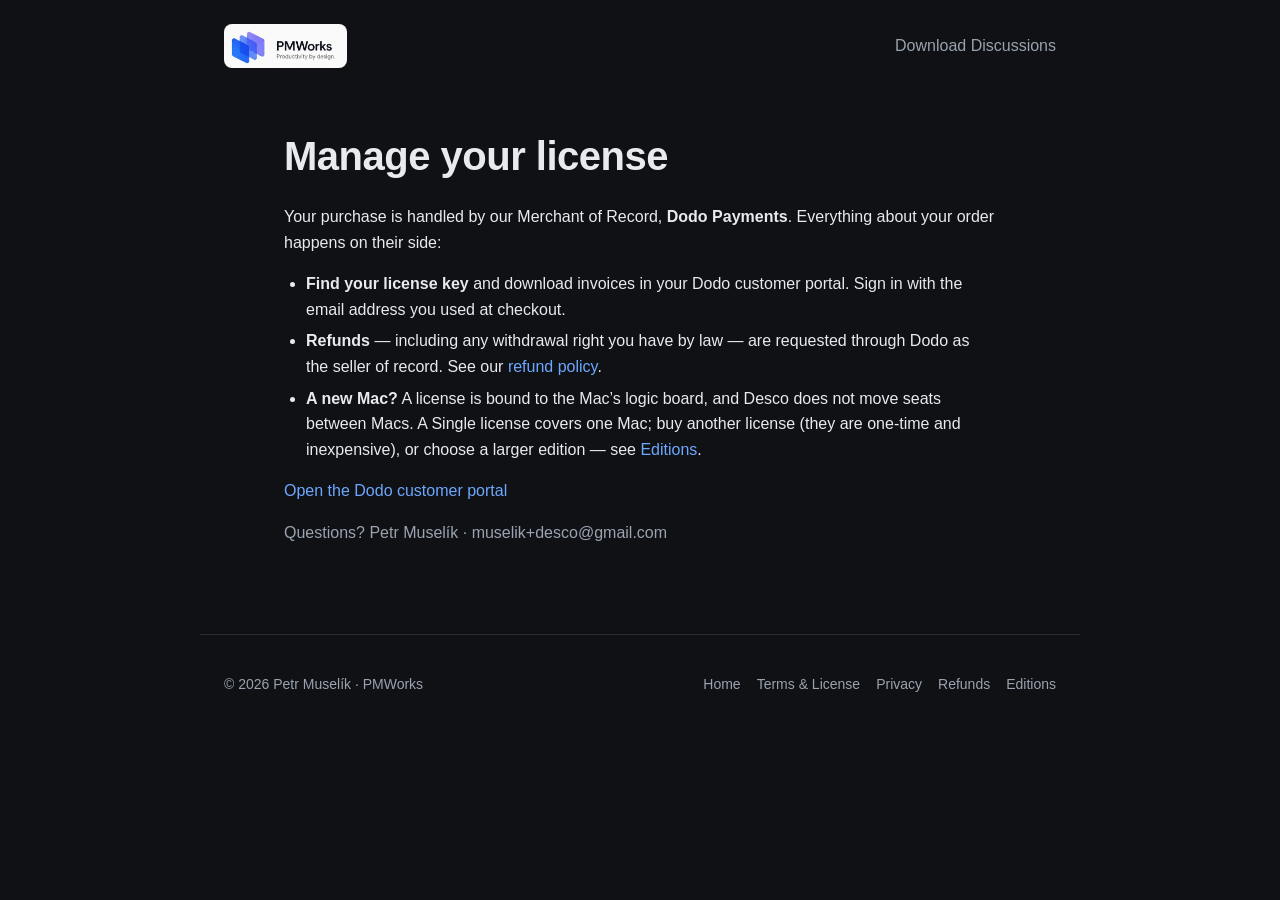
<file: manage.html>
<!DOCTYPE html>
<html lang="en">
<head>
  <meta charset="utf-8" />
  <meta name="viewport" content="width=device-width, initial-scale=1" />
  <title>Manage your license — Desco</title>
  <meta name="description" content="Retrieve your Desco license key, download invoices, or request a refund." />
  <link rel="stylesheet" href="style.css" />
</head>
<body>
  <header class="site">
    <a class="brand" href="index.html"><img src="images/pmworks-logo.jpg" alt="PMWorks — Productivity by design" /></a>
    <nav>
      <a href="download.html">Download</a>
      <a href="https://github.com/petrmuselik/pmworks/discussions">Discussions</a>
    </nav>
  </header>

  <main class="legal">
    <h1>Manage your license</h1>
    <p>Your purchase is handled by our Merchant of Record, <strong>Dodo Payments</strong>.
    Everything about your order happens on their side:</p>
    <ul>
      <li><strong>Find your license key</strong> and download invoices in your Dodo customer
      portal. Sign in with the email address you used at checkout.</li>
      <li><strong>Refunds</strong> — including any withdrawal right you have by law — are
      requested through Dodo as the seller of record. See our <a href="refunds.html">refund policy</a>.</li>
      <li><strong>A new Mac?</strong> A license is bound to the Mac’s logic board, and Desco does not move seats between Macs. A Single license
      covers one Mac; buy another license (they are one-time and inexpensive), or choose
      a larger edition — see <a href="editions.html">Editions</a>.</li>
    </ul>
    <p><a href="https://customer.dodopayments.com/">Open the Dodo customer portal</a></p>
    <p class="muted">Questions? Petr Muselík · muselik+desco@gmail.com</p>
  </main>

  <footer class="site">
    <p>© 2026 Petr Muselík · PMWorks</p>
    <nav>
      <a href="index.html">Home</a>
      <a href="terms.html">Terms &amp; License</a>
      <a href="privacy.html">Privacy</a>
      <a href="refunds.html">Refunds</a>
      <a href="editions.html">Editions</a>
    </nav>
  </footer>
</body>
</html>
</file>
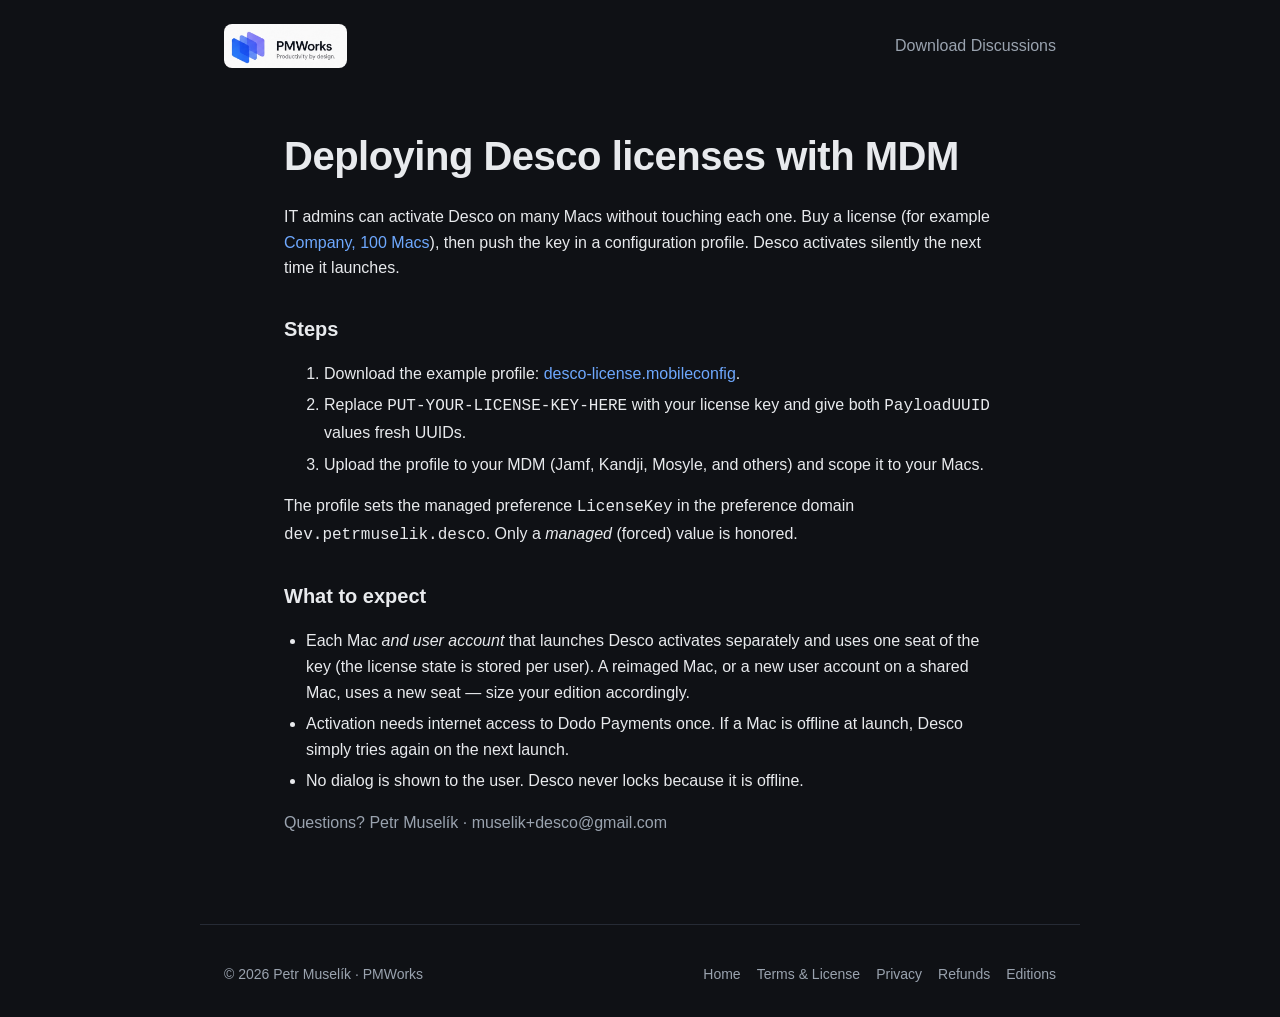
<file: mdm.html>
<!DOCTYPE html>
<html lang="en">
<head>
  <meta charset="utf-8" />
  <meta name="viewport" content="width=device-width, initial-scale=1" />
  <title>Deploying Desco licenses with MDM — Desco</title>
  <meta name="description" content="Activate Desco on many Macs without touching each device." />
  <link rel="stylesheet" href="style.css" />
</head>
<body>
  <header class="site">
    <a class="brand" href="index.html"><img src="images/pmworks-logo.jpg" alt="PMWorks — Productivity by design" /></a>
    <nav>
      <a href="download.html">Download</a>
      <a href="https://github.com/petrmuselik/pmworks/discussions">Discussions</a>
    </nav>
  </header>

  <main class="legal">
    <h1>Deploying Desco licenses with MDM</h1>
    <p>IT admins can activate Desco on many Macs without touching each one. Buy a
    license (for example <a href="editions.html">Company, 100 Macs</a>), then push the key in a
    configuration profile. Desco activates silently the next time it launches.</p>

    <h2>Steps</h2>
    <ol>
      <li>Download the example profile: <a href="desco-license.mobileconfig">desco-license.mobileconfig</a>.</li>
      <li>Replace <code>PUT-YOUR-LICENSE-KEY-HERE</code> with your license key and give both
      <code>PayloadUUID</code> values fresh UUIDs.</li>
      <li>Upload the profile to your MDM (Jamf, Kandji, Mosyle, and others) and scope it to your Macs.</li>
    </ol>
    <p>The profile sets the managed preference <code>LicenseKey</code> in the preference domain
    <code>dev.petrmuselik.desco</code>. Only a <em>managed</em> (forced) value is honored.</p>

    <h2>What to expect</h2>
    <ul>
      <li>Each Mac <em>and user account</em> that launches Desco activates separately and uses one seat
      of the key (the license state is stored per user). A reimaged Mac, or a new user account on a shared
      Mac, uses a new seat — size your edition accordingly.</li>
      <li>Activation needs internet access to Dodo Payments once. If a Mac is offline at launch, Desco
      simply tries again on the next launch.</li>
      <li>No dialog is shown to the user. Desco never locks because it is offline.</li>
    </ul>
    <p class="muted">Questions? Petr Muselík · muselik+desco@gmail.com</p>
  </main>

  <footer class="site">
    <p>© 2026 Petr Muselík · PMWorks</p>
    <nav>
      <a href="index.html">Home</a>
      <a href="terms.html">Terms &amp; License</a>
      <a href="privacy.html">Privacy</a>
      <a href="refunds.html">Refunds</a>
      <a href="editions.html">Editions</a>
    </nav>
  </footer>
</body>
</html>
</file>
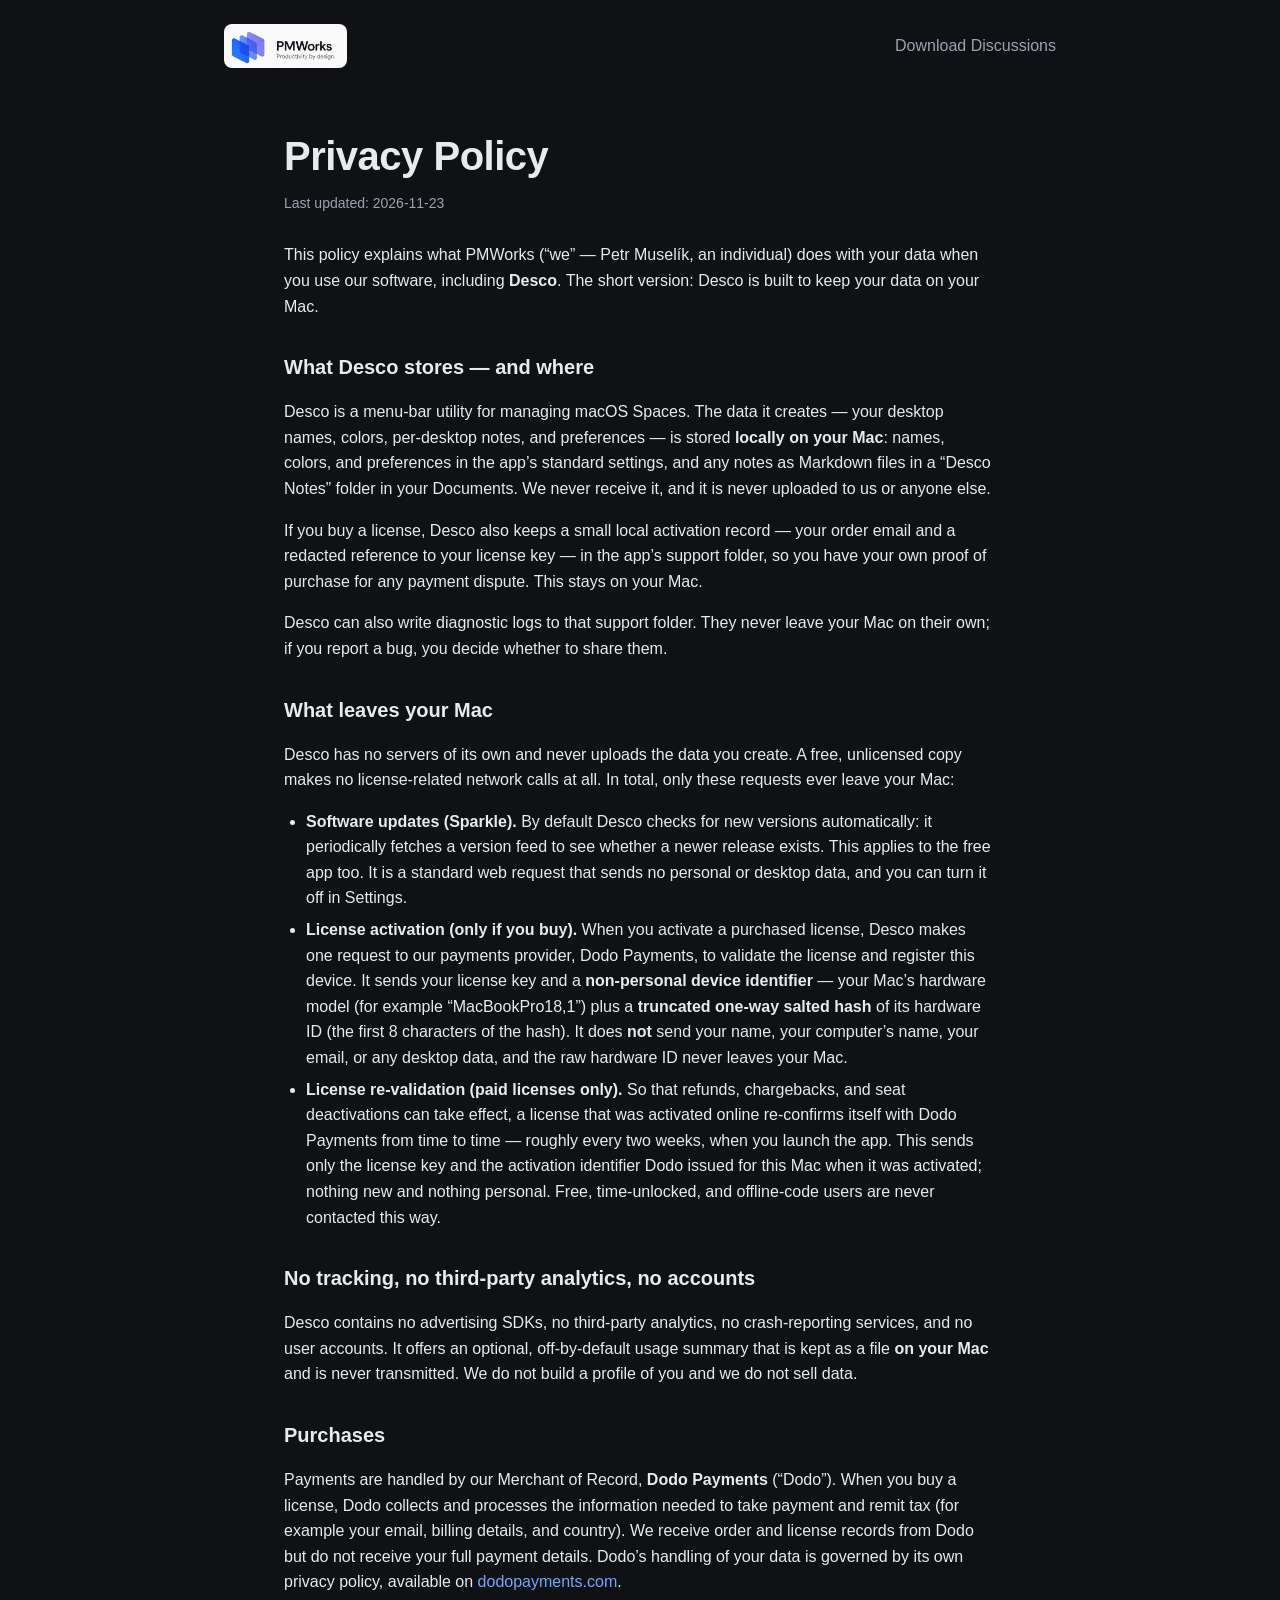
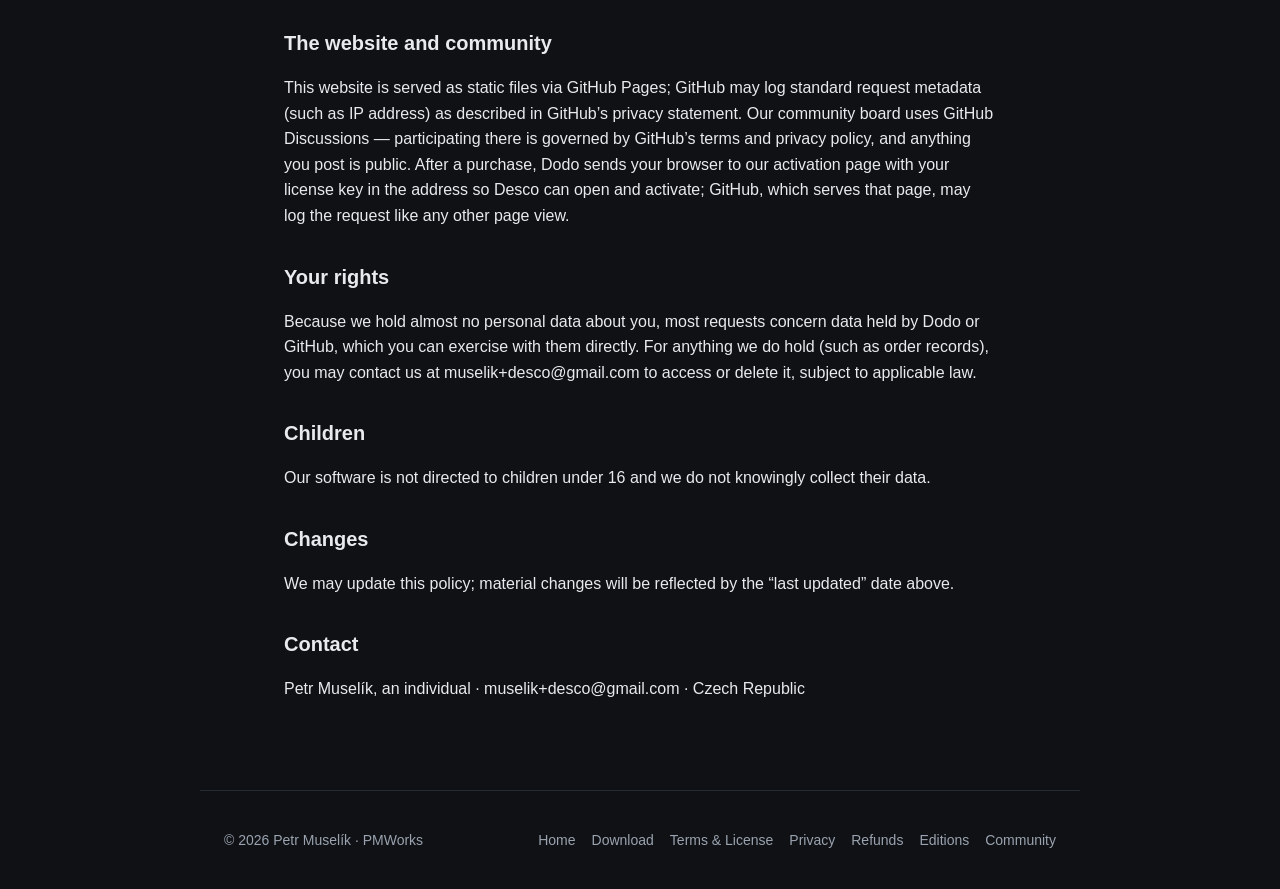
<file: privacy.html>
<!DOCTYPE html>
<html lang="en">
<head>
  <meta charset="utf-8" />
  <meta name="viewport" content="width=device-width, initial-scale=1" />
  <title>Privacy Policy — PMWorks</title>
  <meta name="description" content="Privacy policy for PMWorks apps, including Desco." />
  <link rel="stylesheet" href="style.css" />
</head>
<body>
  <header class="site">
    <a class="brand" href="index.html"><img src="images/pmworks-logo.jpg" alt="PMWorks — Productivity by design" /></a>
    <nav>
      <a href="download.html">Download</a>
      <a href="https://github.com/petrmuselik/pmworks/discussions">Discussions</a>
    </nav>
  </header>

  <main class="legal">
    <h1>Privacy Policy</h1>
    <p class="updated">Last updated: 2026-11-23</p>

    <p>This policy explains what PMWorks (“we” — Petr Muselík, an individual) does
    with your data when you use our software, including <strong>Desco</strong>. The
    short version: Desco is built to keep your data on your Mac.</p>

    <h2>What Desco stores — and where</h2>
    <p>Desco is a menu-bar utility for managing macOS Spaces. The data it creates —
    your desktop names, colors, per-desktop notes, and preferences — is stored
    <strong>locally on your Mac</strong>: names, colors, and preferences in the app’s
    standard settings, and any notes as Markdown files in a “Desco Notes” folder in
    your Documents. We never receive it, and it is never uploaded to us or anyone
    else.</p>
    <p>If you buy a license, Desco also keeps a small local activation record — your
    order email and a redacted reference to your license key — in the app’s support
    folder, so you have your own proof of purchase for any payment dispute. This stays
    on your Mac.</p>
    <p>Desco can also write diagnostic logs to that support folder. They never leave
    your Mac on their own; if you report a bug, you decide whether to share them.</p>

    <h2>What leaves your Mac</h2>
    <p>Desco has no servers of its own and never uploads the data you create. A free,
    unlicensed copy makes no license-related network calls at all. In total, only
    these requests ever leave your Mac:</p>
    <ul>
      <li><strong>Software updates (Sparkle).</strong> By default Desco checks for new
      versions automatically: it periodically fetches a version feed to see whether a
      newer release exists. This applies to the free app too. It is a standard web
      request that sends no personal or desktop data, and you can turn it off in
      Settings.</li>
      <li><strong>License activation (only if you buy).</strong> When you activate a
      purchased license, Desco makes one request to our payments provider, Dodo
      Payments, to validate the license and register this device. It sends your license
      key and a <strong>non-personal device identifier</strong> — your Mac’s hardware
      model (for example “MacBookPro18,1”) plus a <strong>truncated one-way salted
      hash</strong> of its hardware ID (the first 8 characters of the hash). It does <strong>not</strong> send your name, your computer’s
      name, your email, or any desktop data, and the raw hardware ID never leaves your
      Mac.</li>
      <li><strong>License re-validation (paid licenses only).</strong> So that refunds,
      chargebacks, and seat deactivations can take effect, a license that was activated
      online re-confirms itself with Dodo Payments from time to time — roughly every
      two weeks, when you launch the app. This sends only the license key and the
      activation identifier Dodo issued for this Mac when it was activated; nothing new and
      nothing personal. Free,
      time-unlocked, and offline-code users are never contacted this way.</li>
    </ul>

    <h2>No tracking, no third-party analytics, no accounts</h2>
    <p>Desco contains no advertising SDKs, no third-party analytics, no crash-reporting
    services, and no user accounts. It offers an optional, off-by-default usage summary
    that is kept as a file <strong>on your Mac</strong> and is never transmitted. We do
    not build a profile of you and we do not sell data.</p>

    <h2>Purchases</h2>
    <p>Payments are handled by our Merchant of Record, <strong>Dodo Payments</strong>
    (“Dodo”). When you buy a license, Dodo
    collects and processes the information needed to take payment and remit tax (for
    example your email, billing details, and country). We receive order and license
    records from Dodo but do not receive your full payment details. Dodo’s
    handling of your data is governed by its own privacy policy, available on
    <a href="https://dodopayments.com">dodopayments.com</a>.</p>

    <h2>The website and community</h2>
    <p>This website is served as static files via GitHub Pages; GitHub may log
    standard request metadata (such as IP address) as described in GitHub’s privacy
    statement. Our community board uses GitHub Discussions — participating there is
    governed by GitHub’s terms and privacy policy, and anything you post is public.
    After a purchase, Dodo sends your browser to our activation page with your license key
    in the address so Desco can open and activate; GitHub, which serves that page, may log
    the request like any other page view.</p>

    <h2>Your rights</h2>
    <p>Because we hold almost no personal data about you, most requests concern data
    held by Dodo or GitHub, which you can exercise with them directly. For
    anything we do hold (such as order records), you may contact us at
    muselik+desco@gmail.com to access or delete it, subject to applicable law.</p>

    <h2>Children</h2>
    <p>Our software is not directed to children under 16 and we do not knowingly
    collect their data.</p>

    <h2>Changes</h2>
    <p>We may update this policy; material changes will be reflected by the “last
    updated” date above.</p>

    <h2>Contact</h2>
    <p>Petr Muselík, an individual · muselik+desco@gmail.com · Czech Republic</p>
  </main>

  <footer class="site">
    <p>© 2026 Petr Muselík · PMWorks</p>
    <nav>
      <a href="index.html">Home</a>
      <a href="download.html">Download</a>
      <a href="terms.html">Terms &amp; License</a>
      <a href="privacy.html">Privacy</a>
      <a href="refunds.html">Refunds</a>
      <a href="editions.html">Editions</a>
      <a href="https://github.com/petrmuselik/pmworks/discussions">Community</a>
    </nav>
  </footer>
</body>
</html>
</file>
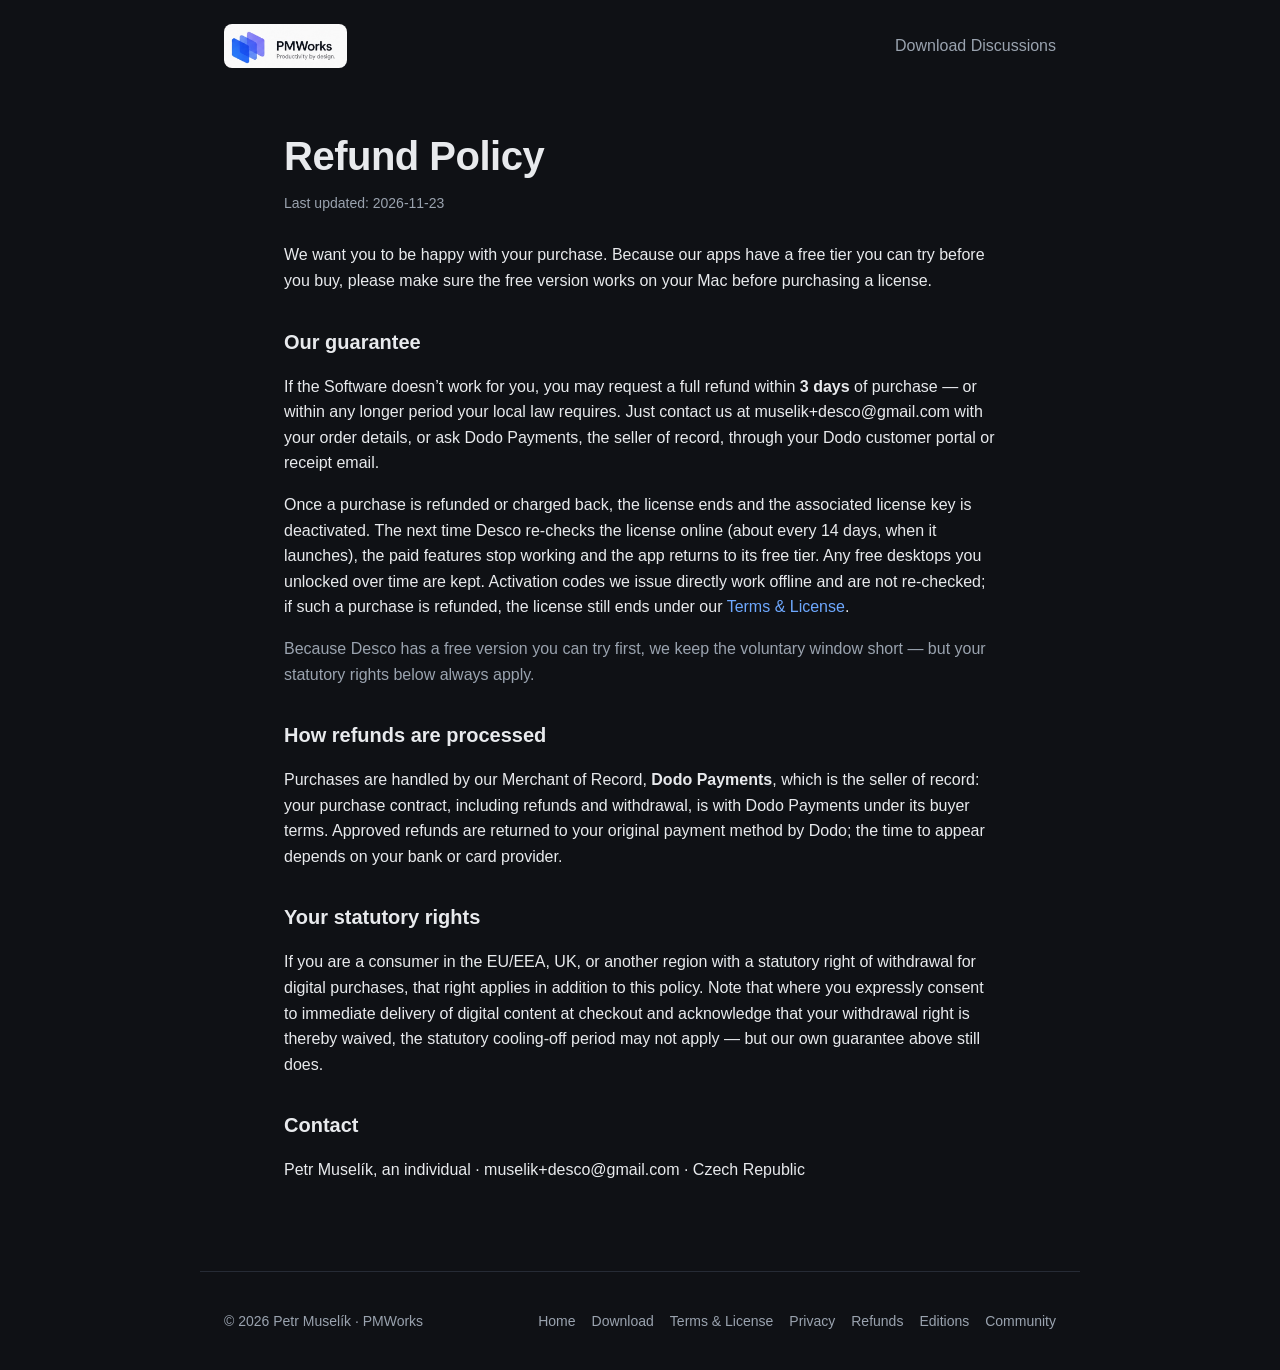
<file: refunds.html>
<!DOCTYPE html>
<html lang="en">
<head>
  <meta charset="utf-8" />
  <meta name="viewport" content="width=device-width, initial-scale=1" />
  <title>Refund Policy — PMWorks</title>
  <meta name="description" content="Refund policy for PMWorks apps, including Desco." />
  <link rel="stylesheet" href="style.css" />
</head>
<body>
  <header class="site">
    <a class="brand" href="index.html"><img src="images/pmworks-logo.jpg" alt="PMWorks — Productivity by design" /></a>
    <nav>
      <a href="download.html">Download</a>
      <a href="https://github.com/petrmuselik/pmworks/discussions">Discussions</a>
    </nav>
  </header>

  <main class="legal">
    <h1>Refund Policy</h1>
    <p class="updated">Last updated: 2026-11-23</p>

    <p>We want you to be happy with your purchase. Because our apps have a free tier
    you can try before you buy, please make sure the free version works on your Mac
    before purchasing a license.</p>

    <h2>Our guarantee</h2>
    <p>If the Software doesn’t work for you, you may request a full refund within
    <strong>3 days</strong> of purchase — or within any longer period your local law
    requires. Just contact us at muselik+desco@gmail.com with your order details, or
    ask Dodo Payments, the seller of record, through your Dodo customer portal or
    receipt email.</p>
    <p>Once a purchase is refunded or charged back, the license ends and the
    associated license key is deactivated. The next time Desco re-checks the license
    online (about every 14 days, when it launches), the paid features stop working and
    the app returns to its free tier. Any free desktops you unlocked over time are
    kept. Activation codes we issue directly work offline and are not re-checked; if
    such a purchase is refunded, the license still ends under our
    <a href="terms.html">Terms &amp; License</a>.</p>
    <p class="muted">Because Desco has a free version you can try first, we keep the
    voluntary window short — but your statutory rights below always apply.</p>

    <h2>How refunds are processed</h2>
    <p>Purchases are handled by our Merchant of Record, <strong>Dodo Payments</strong>,
    which is the seller of record: your purchase contract, including refunds and
    withdrawal, is with Dodo Payments under its buyer terms. Approved refunds are
    returned to your original payment method by Dodo; the time to appear
    depends on your
    bank or card provider.</p>

    <h2>Your statutory rights</h2>
    <p>If you are a consumer in the EU/EEA, UK, or another region with a statutory
    right of withdrawal for digital purchases, that right applies in addition to this
    policy. Note that where you expressly consent to immediate delivery of digital
    content at checkout and acknowledge that your withdrawal right is thereby waived,
    the statutory cooling-off period may not apply — but our own guarantee above still
    does.</p>

    <h2>Contact</h2>
    <p>Petr Muselík, an individual · muselik+desco@gmail.com · Czech Republic</p>
  </main>

  <footer class="site">
    <p>© 2026 Petr Muselík · PMWorks</p>
    <nav>
      <a href="index.html">Home</a>
      <a href="download.html">Download</a>
      <a href="terms.html">Terms &amp; License</a>
      <a href="privacy.html">Privacy</a>
      <a href="refunds.html">Refunds</a>
      <a href="editions.html">Editions</a>
      <a href="https://github.com/petrmuselik/pmworks/discussions">Community</a>
    </nav>
  </footer>
</body>
</html>
</file>
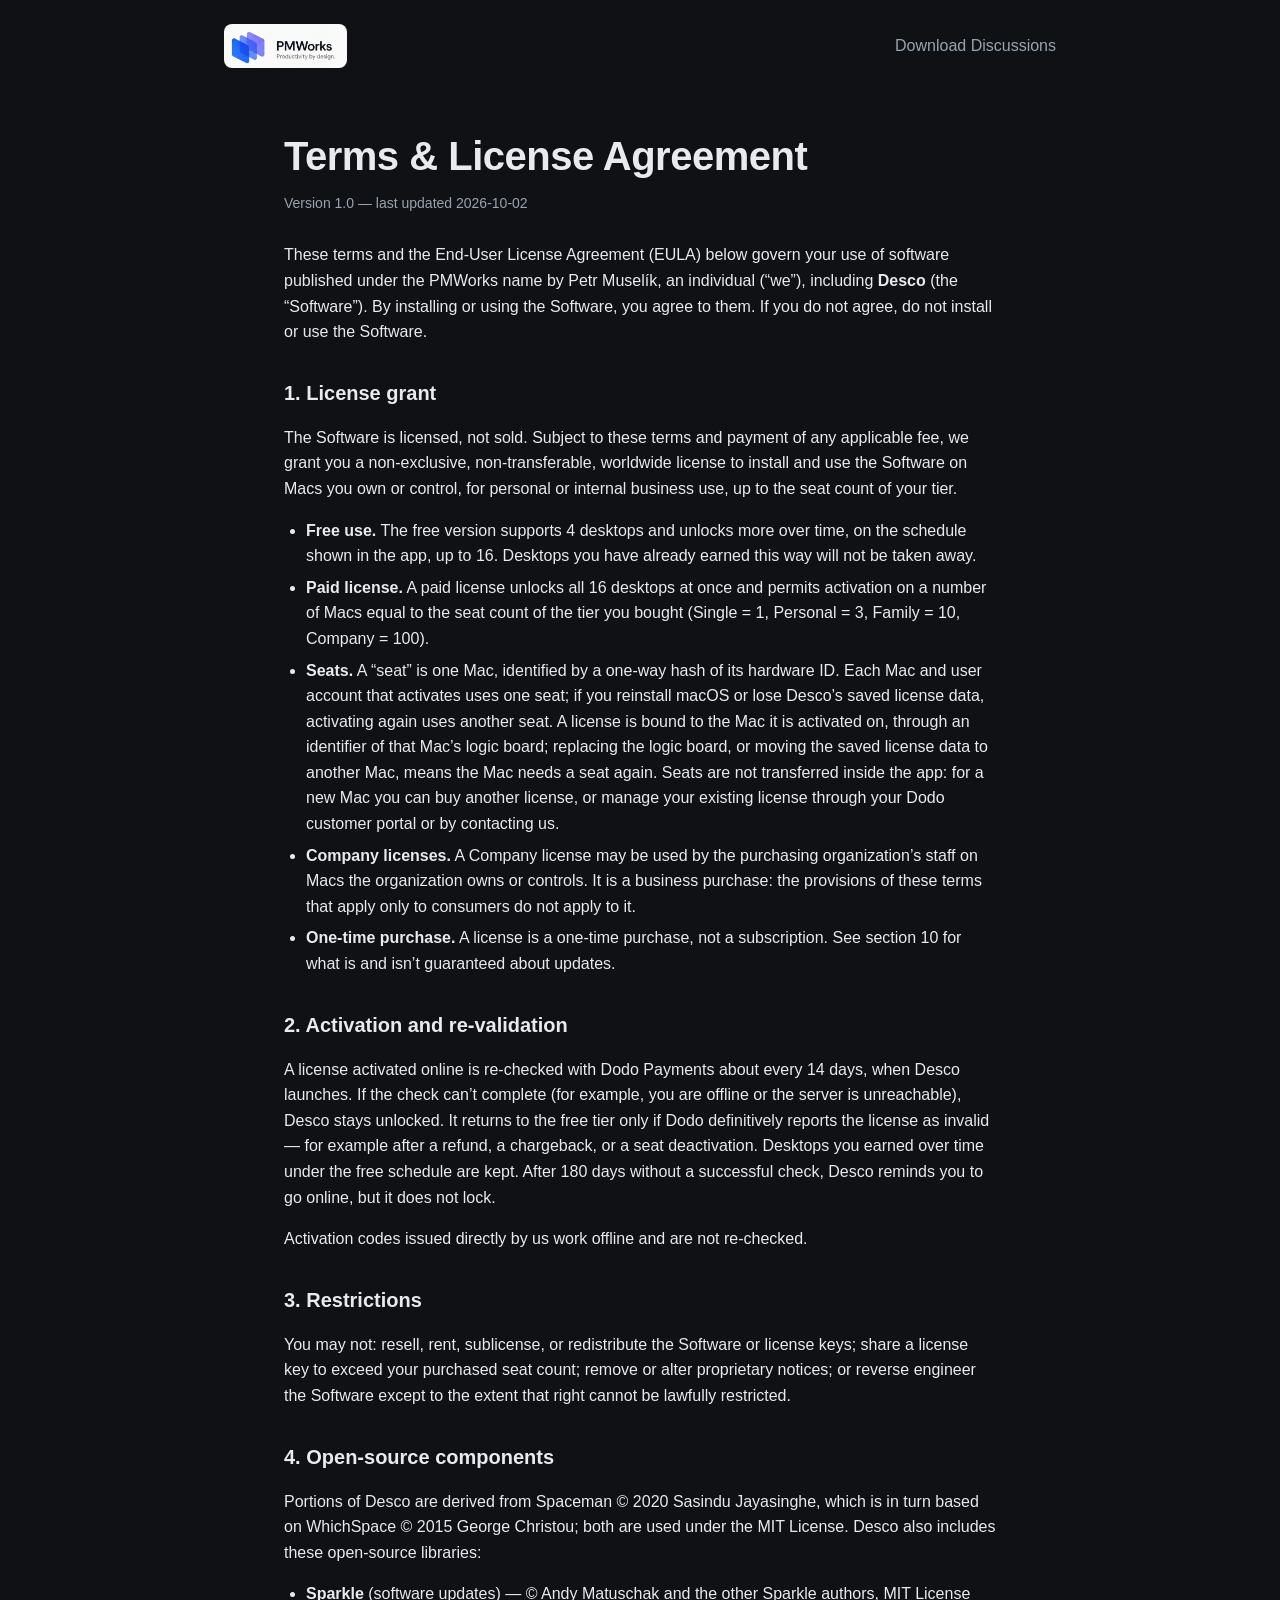
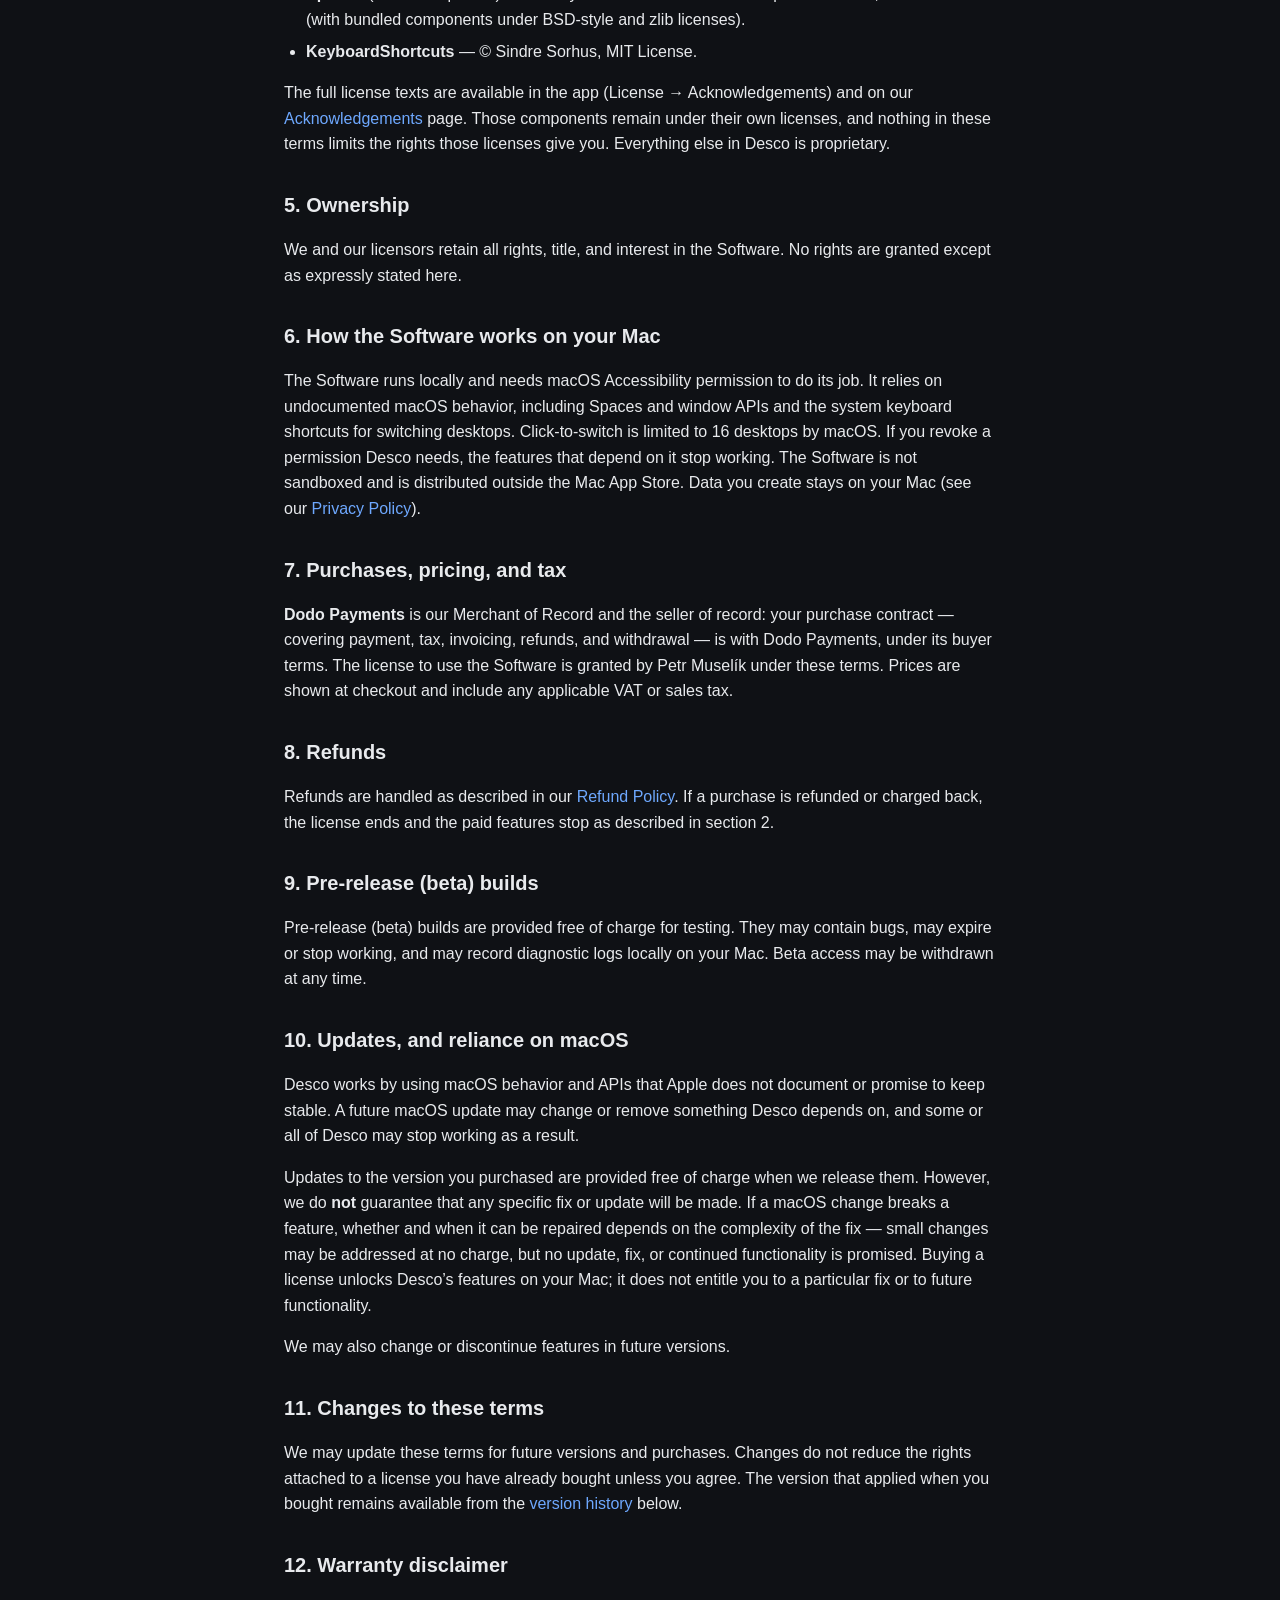
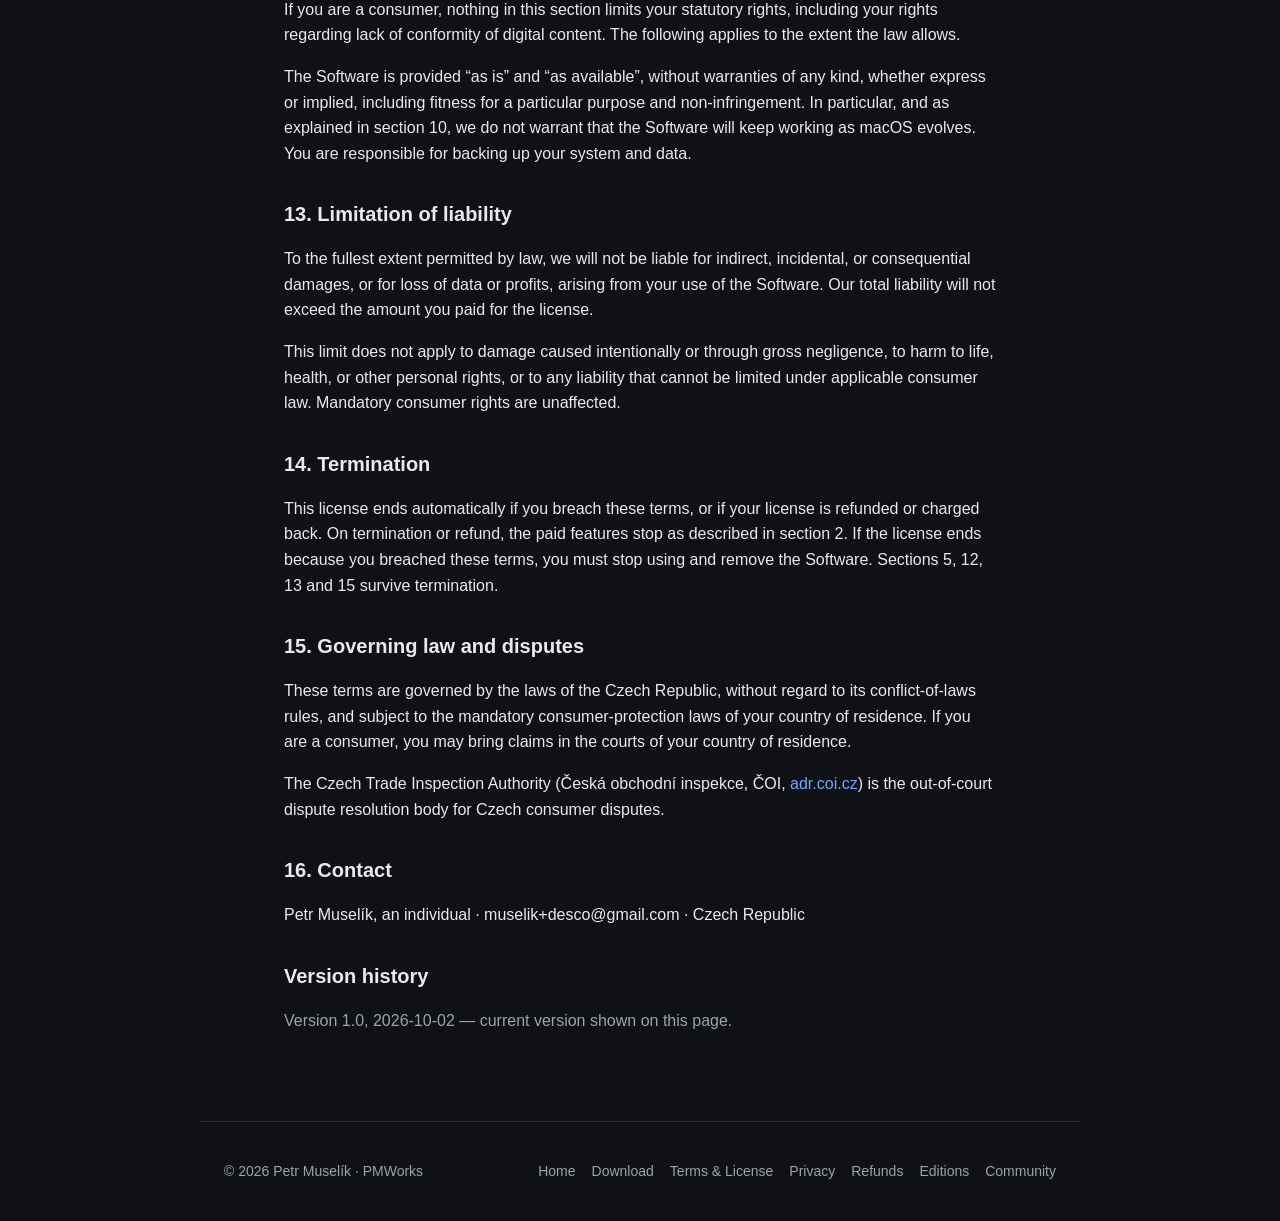
<file: terms.html>
<!DOCTYPE html>
<html lang="en">
<head>
  <meta charset="utf-8" />
  <meta name="viewport" content="width=device-width, initial-scale=1" />
  <title>Terms &amp; License — PMWorks</title>
  <meta name="description" content="Terms of use and end-user license agreement for PMWorks apps, including Desco." />
  <link rel="stylesheet" href="style.css" />
</head>
<body>
  <header class="site">
    <a class="brand" href="index.html"><img src="images/pmworks-logo.jpg" alt="PMWorks — Productivity by design" /></a>
    <nav>
      <a href="download.html">Download</a>
      <a href="https://github.com/petrmuselik/pmworks/discussions">Discussions</a>
    </nav>
  </header>

  <main class="legal">
    <h1>Terms &amp; License Agreement</h1>
    <p class="updated">Version 1.0 — last updated 2026-10-02</p>

    <p>These terms and the End-User License Agreement (EULA) below govern your use of
    software published under the PMWorks name by Petr Muselík, an individual (“we”),
    including <strong>Desco</strong> (the “Software”). By installing or using the
    Software, you agree to them. If you do not agree, do not install or use the
    Software.</p>

    <h2>1. License grant</h2>
    <p>The Software is licensed, not sold. Subject to these terms and payment of any
    applicable fee, we grant you a non-exclusive, non-transferable, worldwide license
    to install and use the Software on Macs you own or control, for personal or
    internal business use, up to the seat count of your tier.</p>
    <ul>
      <li><strong>Free use.</strong> The free version supports 4 desktops and unlocks
      more over time, on the schedule shown in the app, up to 16. Desktops you have
      already earned this way will not be taken away.</li>
      <li><strong>Paid license.</strong> A paid license unlocks all 16 desktops at
      once and permits activation on a number of Macs equal to the seat count of the
      tier you bought (Single = 1, Personal = 3, Family = 10, Company = 100).</li>
      <li><strong>Seats.</strong> A “seat” is one Mac, identified by a one-way hash of
      its hardware ID. Each Mac and user account that activates uses one seat; if
      you reinstall macOS or lose Desco’s saved license data, activating again uses another seat. A license is bound to the Mac it is activated on, through an identifier of that
      Mac’s logic board; replacing the logic board, or moving the saved license data to
      another Mac, means the Mac needs a seat again. Seats are not transferred inside the app: for a new Mac you can buy
      another license, or manage your existing license through your Dodo customer
      portal or by contacting us.</li>
      <li><strong>Company licenses.</strong> A Company license may be used by the
      purchasing organization’s staff on Macs the organization owns or controls. It is
      a business purchase: the provisions of these terms that apply only to consumers
      do not apply to it.</li>
      <li><strong>One-time purchase.</strong> A license is a one-time purchase, not a
      subscription. See section 10 for what is and isn’t guaranteed about updates.</li>
    </ul>

    <h2>2. Activation and re-validation</h2>
    <p>A license activated online is re-checked with Dodo Payments about every 14 days,
    when Desco launches. If the check can’t complete (for example, you are offline or
    the server is unreachable), Desco stays unlocked. It returns to the free tier only
    if Dodo definitively reports the license as invalid — for example after a
    refund, a chargeback, or a seat deactivation. Desktops you earned over time under
    the free schedule are kept. After 180 days without a successful check, Desco
    reminds you to go online, but it does not lock.</p>
    <p>Activation codes issued directly by us work offline and are not re-checked.</p>

    <h2>3. Restrictions</h2>
    <p>You may not: resell, rent, sublicense, or redistribute the Software or license
    keys; share a license key to exceed your purchased seat count; remove or alter
    proprietary notices; or reverse engineer the Software except to the extent that
    right cannot be lawfully restricted.</p>

    <h2>4. Open-source components</h2>
    <p>Portions of Desco are derived from Spaceman © 2020 Sasindu Jayasinghe, which is
    in turn based on WhichSpace © 2015 George Christou; both are used under the MIT
    License. Desco also includes these open-source libraries:</p>
    <ul>
      <li><strong>Sparkle</strong> (software updates) — © Andy Matuschak and the other
      Sparkle authors, MIT License (with bundled components under BSD-style and zlib
      licenses).</li>
      <li><strong>KeyboardShortcuts</strong> — © Sindre Sorhus, MIT License.</li>
    </ul>
    <p>The full license texts are available in the app (License → Acknowledgements)
    and on our <a href="acknowledgements.html">Acknowledgements</a> page. Those
    components remain under their own licenses, and nothing in these terms limits the
    rights those licenses give you. Everything else in Desco is proprietary.</p>

    <h2>5. Ownership</h2>
    <p>We and our licensors retain all rights, title, and interest in the Software.
    No rights are granted except as expressly stated here.</p>

    <h2>6. How the Software works on your Mac</h2>
    <p>The Software runs locally and needs macOS Accessibility permission to do its
    job. It relies on undocumented macOS behavior, including Spaces and window APIs and
    the system keyboard shortcuts for switching desktops. Click-to-switch is limited
    to 16 desktops by macOS. If you revoke a permission Desco needs, the features that
    depend on it stop working. The Software is not sandboxed and is distributed
    outside the Mac App Store. Data you create stays on your Mac (see our
    <a href="privacy.html">Privacy Policy</a>).</p>

    <h2>7. Purchases, pricing, and tax</h2>
    <p><strong>Dodo Payments</strong> is our Merchant of Record and the seller of
    record: your purchase contract — covering payment, tax, invoicing, refunds, and
    withdrawal — is with Dodo Payments, under its buyer terms. The license to use the
    Software is granted by Petr Muselík under these terms. Prices are shown at
    checkout and include any applicable VAT or sales tax.</p>

    <h2>8. Refunds</h2>
    <p>Refunds are handled as described in our <a href="refunds.html">Refund
    Policy</a>. If a purchase is refunded or charged back, the license ends and the
    paid features stop as described in section 2.</p>

    <h2>9. Pre-release (beta) builds</h2>
    <p>Pre-release (beta) builds are provided free of charge for testing. They may
    contain bugs, may expire or stop working, and may record diagnostic logs locally
    on your Mac. Beta access may be withdrawn at any time.</p>

    <h2>10. Updates, and reliance on macOS</h2>
    <p>Desco works by using macOS behavior and APIs that Apple does not document or
    promise to keep stable. A future macOS update may change or remove something Desco
    depends on, and some or all of Desco may stop working as a result.</p>
    <p>Updates to the version you purchased are provided free of charge when we release
    them. However, we do <strong>not</strong> guarantee that any specific fix or update
    will be made. If a macOS change breaks a feature, whether and when it can be
    repaired depends on the complexity of the fix — small changes may be addressed at
    no charge, but no update, fix, or continued functionality is promised. Buying a
    license unlocks Desco’s features on your Mac; it does not entitle you to a
    particular fix or to future functionality.</p>
    <p>We may also change or discontinue features in future versions.</p>

    <h2>11. Changes to these terms</h2>
    <p>We may update these terms for future versions and purchases. Changes do not
    reduce the rights attached to a license you have already bought unless you agree.
    The version that applied when you bought remains available from the
    <a href="#version-history">version history</a> below.</p>

    <h2>12. Warranty disclaimer</h2>
    <p>If you are a consumer, nothing in this section limits your statutory rights,
    including your rights regarding lack of conformity of digital content. The
    following applies to the extent the law allows.</p>
    <p>The Software is provided “as is” and “as available”, without warranties of any
    kind, whether express or implied, including fitness for a particular purpose and
    non-infringement. In particular, and as explained in section 10, we do not warrant
    that the Software will keep working as macOS evolves. You are responsible for
    backing up your system and data.</p>

    <h2>13. Limitation of liability</h2>
    <p>To the fullest extent permitted by law, we will not be liable for indirect,
    incidental, or consequential damages, or for loss of data or profits, arising from
    your use of the Software. Our total liability will not exceed the amount you paid
    for the license.</p>
    <p>This limit does not apply to damage caused intentionally or through gross
    negligence, to harm to life, health, or other personal rights, or to any liability
    that cannot be limited under applicable consumer law. Mandatory consumer rights are
    unaffected.</p>

    <h2>14. Termination</h2>
    <p>This license ends automatically if you breach these terms, or if your license
    is refunded or charged back. On termination or refund, the paid features stop as
    described in section 2. If the license ends because you breached these terms, you
    must stop using and remove the Software. Sections 5, 12, 13 and 15 survive
    termination.</p>

    <h2>15. Governing law and disputes</h2>
    <p>These terms are governed by the laws of the Czech Republic, without regard to
    its conflict-of-laws rules, and subject to the mandatory consumer-protection laws
    of your country of residence. If you are a consumer, you may bring claims in the
    courts of your country of residence.</p>
    <p>The Czech Trade Inspection Authority (Česká obchodní inspekce, ČOI,
    <a href="https://adr.coi.cz">adr.coi.cz</a>) is the out-of-court dispute
    resolution body for Czech consumer disputes.</p>

    <h2>16. Contact</h2>
    <p>Petr Muselík, an individual · muselik+desco@gmail.com · Czech Republic</p>

    <h2 id="version-history">Version history</h2>
    <p class="muted">Version 1.0, 2026-10-02 — current version shown on this
    page.</p>
  </main>

  <footer class="site">
    <p>© 2026 Petr Muselík · PMWorks</p>
    <nav>
      <a href="index.html">Home</a>
      <a href="download.html">Download</a>
      <a href="terms.html">Terms &amp; License</a>
      <a href="privacy.html">Privacy</a>
      <a href="refunds.html">Refunds</a>
      <a href="editions.html">Editions</a>
      <a href="https://github.com/petrmuselik/pmworks/discussions">Community</a>
    </nav>
  </footer>
</body>
</html>
</file>
<file: style.css>
:root {
  --bg: #0f1115;
  --panel: #171a21;
  --panel-2: #1e222b;
  --text: #e8eaed;
  --muted: #9aa3af;
  --accent: #6ea8fe;
  --border: #262b35;
  --radius: 14px;
}

* { box-sizing: border-box; }

html, body {
  margin: 0;
  background: var(--bg);
  color: var(--text);
  font: 16px/1.6 -apple-system, BlinkMacSystemFont, "Segoe UI", Roboto, Helvetica, Arial, sans-serif;
  -webkit-font-smoothing: antialiased;
}

a { color: var(--accent); text-decoration: none; }
a:hover { text-decoration: underline; }

header.site, footer.site {
  display: flex;
  align-items: center;
  justify-content: space-between;
  max-width: 880px;
  margin: 0 auto;
  padding: 24px;
}

.brand {
  font-weight: 700;
  font-size: 20px;
  letter-spacing: 0.5px;
  color: var(--text);
  display: inline-flex;
  align-items: center;
}
.brand span { color: var(--accent); }
.brand:hover { text-decoration: none; }
.brand img {
  height: 44px;
  width: auto;
  display: block;
  border-radius: 8px;
}

nav a { color: var(--muted); }
nav a:hover { color: var(--text); }

main {
  max-width: 880px;
  margin: 0 auto;
  padding: 24px 24px 48px;
}

.hero {
  padding: 48px 0 32px;
}
.hero h1 {
  font-size: clamp(32px, 6vw, 52px);
  line-height: 1.1;
  margin: 0 0 12px;
  letter-spacing: -0.5px;
}
.lede {
  font-size: 19px;
  color: var(--muted);
  max-width: 60ch;
  margin: 0;
}
.lede strong { color: var(--text); }

.products {
  display: grid;
  gap: 20px;
  grid-template-columns: 1fr;
  margin-top: 16px;
}

.card {
  background: var(--panel);
  border: 1px solid var(--border);
  border-radius: var(--radius);
  padding: 28px;
}
.card.featured { background: var(--panel-2); }

.card-head {
  display: flex;
  align-items: center;
  gap: 12px;
  margin-bottom: 8px;
}
.card-head h2 { margin: 0; font-size: 26px; }

.badge {
  font-size: 12px;
  font-weight: 600;
  text-transform: uppercase;
  letter-spacing: 0.6px;
  color: var(--accent);
  border: 1px solid var(--accent);
  border-radius: 999px;
  padding: 3px 10px;
}
.badge.muted-badge { color: var(--muted); border-color: var(--border); }

.card p { margin: 8px 0; }
.muted { color: var(--muted); }

.btn {
  display: inline-block;
  margin-top: 12px;
  padding: 10px 18px;
  border-radius: 10px;
  background: var(--accent);
  color: #0b1220;
  font-weight: 600;
}
.btn:hover { text-decoration: none; filter: brightness(1.08); }

footer.site {
  border-top: 1px solid var(--border);
  color: var(--muted);
  font-size: 14px;
  margin-top: 24px;
}
footer.site a { color: var(--muted); }
footer.site nav { display: flex; gap: 16px; flex-wrap: wrap; }

/* Legal / prose pages (terms, privacy, refunds) */
.legal { max-width: 760px; }
.legal h1 { font-size: clamp(28px, 5vw, 40px); margin: 8px 0 4px; letter-spacing: -0.5px; }
.legal .updated { color: var(--muted); font-size: 14px; margin: 0 0 28px; }
.legal h2 { font-size: 20px; margin: 32px 0 8px; }
.legal p, .legal li { color: var(--text); }
.legal .muted { color: var(--muted); }
.legal ul { padding-left: 22px; }
.legal li { margin: 6px 0; }
.legal a { color: var(--accent); }
.legal-wide { max-width: 880px; }
.legal pre.license {
  background: var(--panel);
  border: 1px solid var(--border);
  border-radius: 8px;
  padding: 12px 14px;
  font: 12px/1.5 ui-monospace, SFMono-Regular, Menlo, monospace;
  color: var(--muted);
  white-space: pre-wrap;
  overflow-wrap: anywhere;
}

/* Editions & capabilities tables: scroll horizontally on narrow viewports
   instead of squeezing columns unreadably. */
.table-scroll { overflow-x: auto; margin: 12px 0 20px; }
.legal table {
  width: 100%;
  border-collapse: collapse;
  font-size: 14px;
  min-width: 560px;
}
.legal th, .legal td {
  border: 1px solid var(--border);
  padding: 8px 10px;
  text-align: left;
  vertical-align: top;
}
.legal th {
  background: var(--panel-2);
  color: var(--text);
  font-weight: 600;
}
.legal td:first-child { color: var(--muted); }

@media (min-width: 720px) {
  .products { grid-template-columns: 1fr 1fr; }
  .card.featured { grid-column: 1 / -1; }
}
</file>
